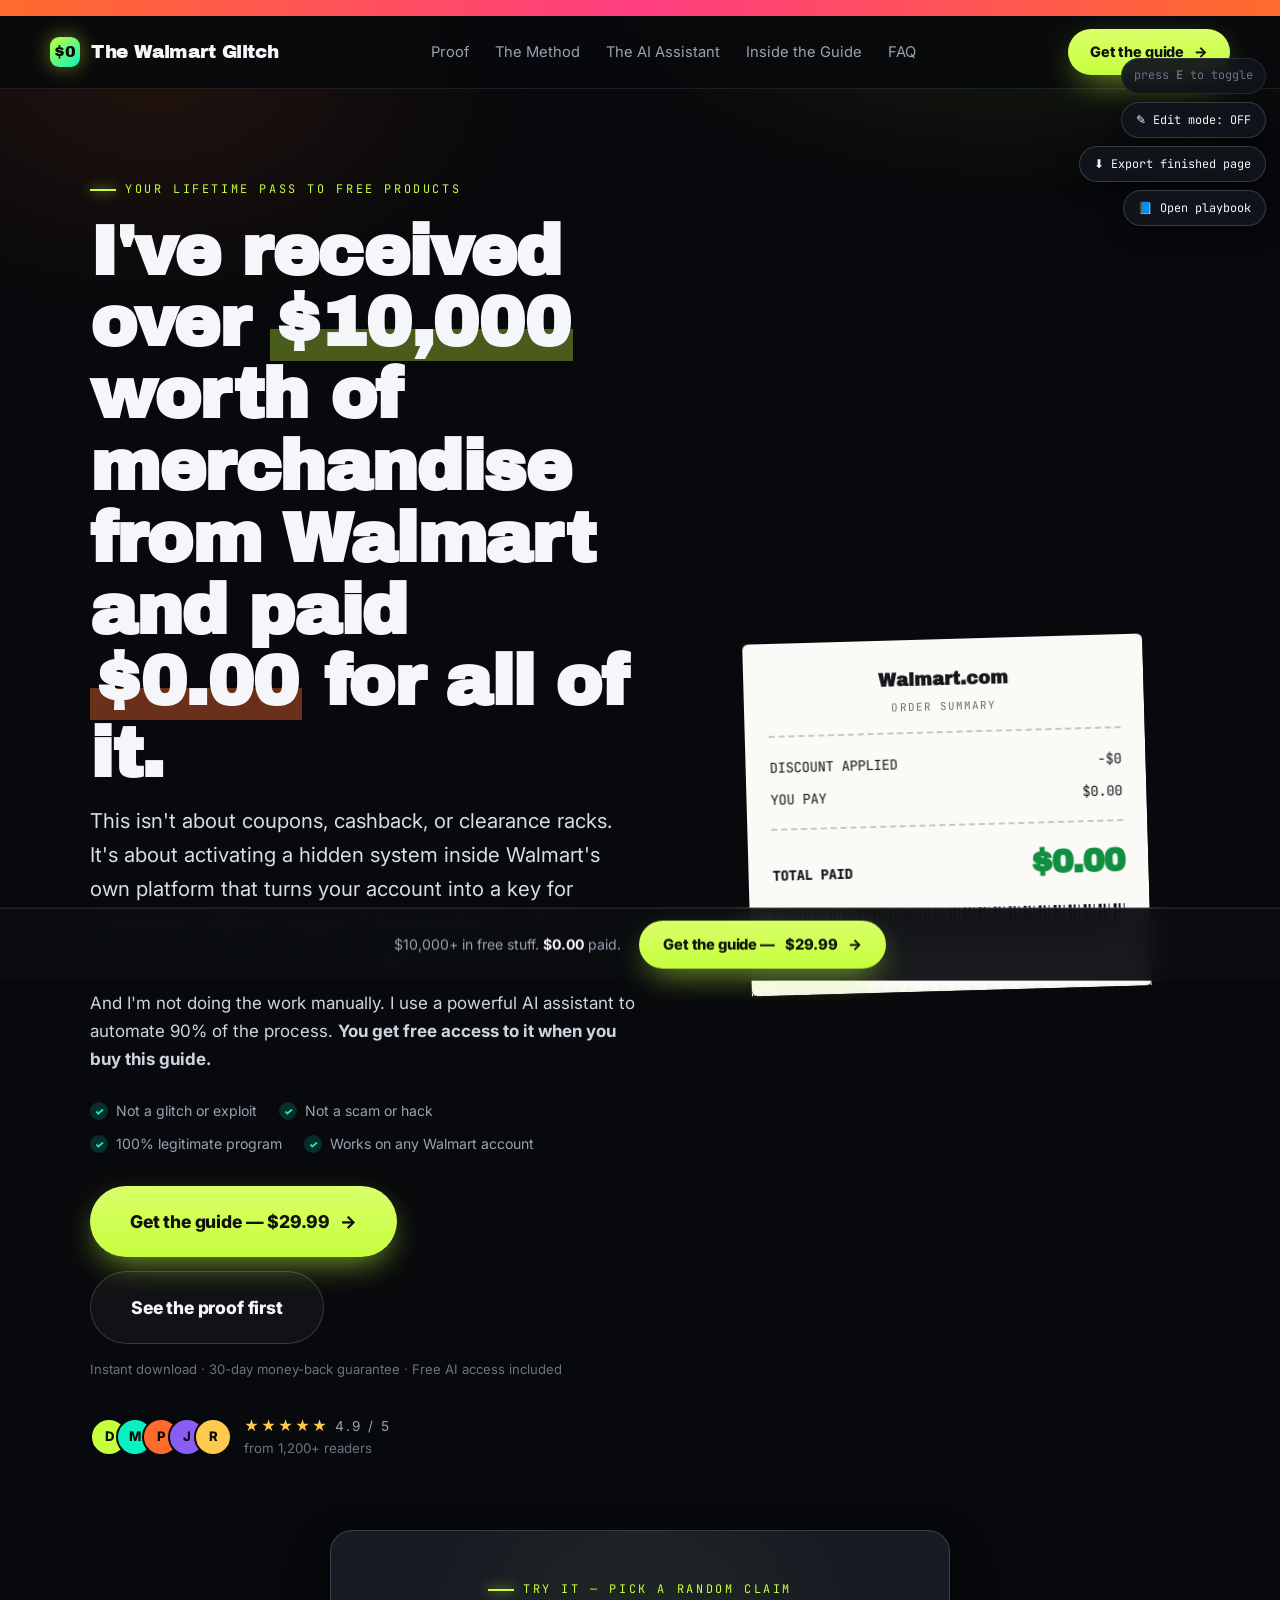
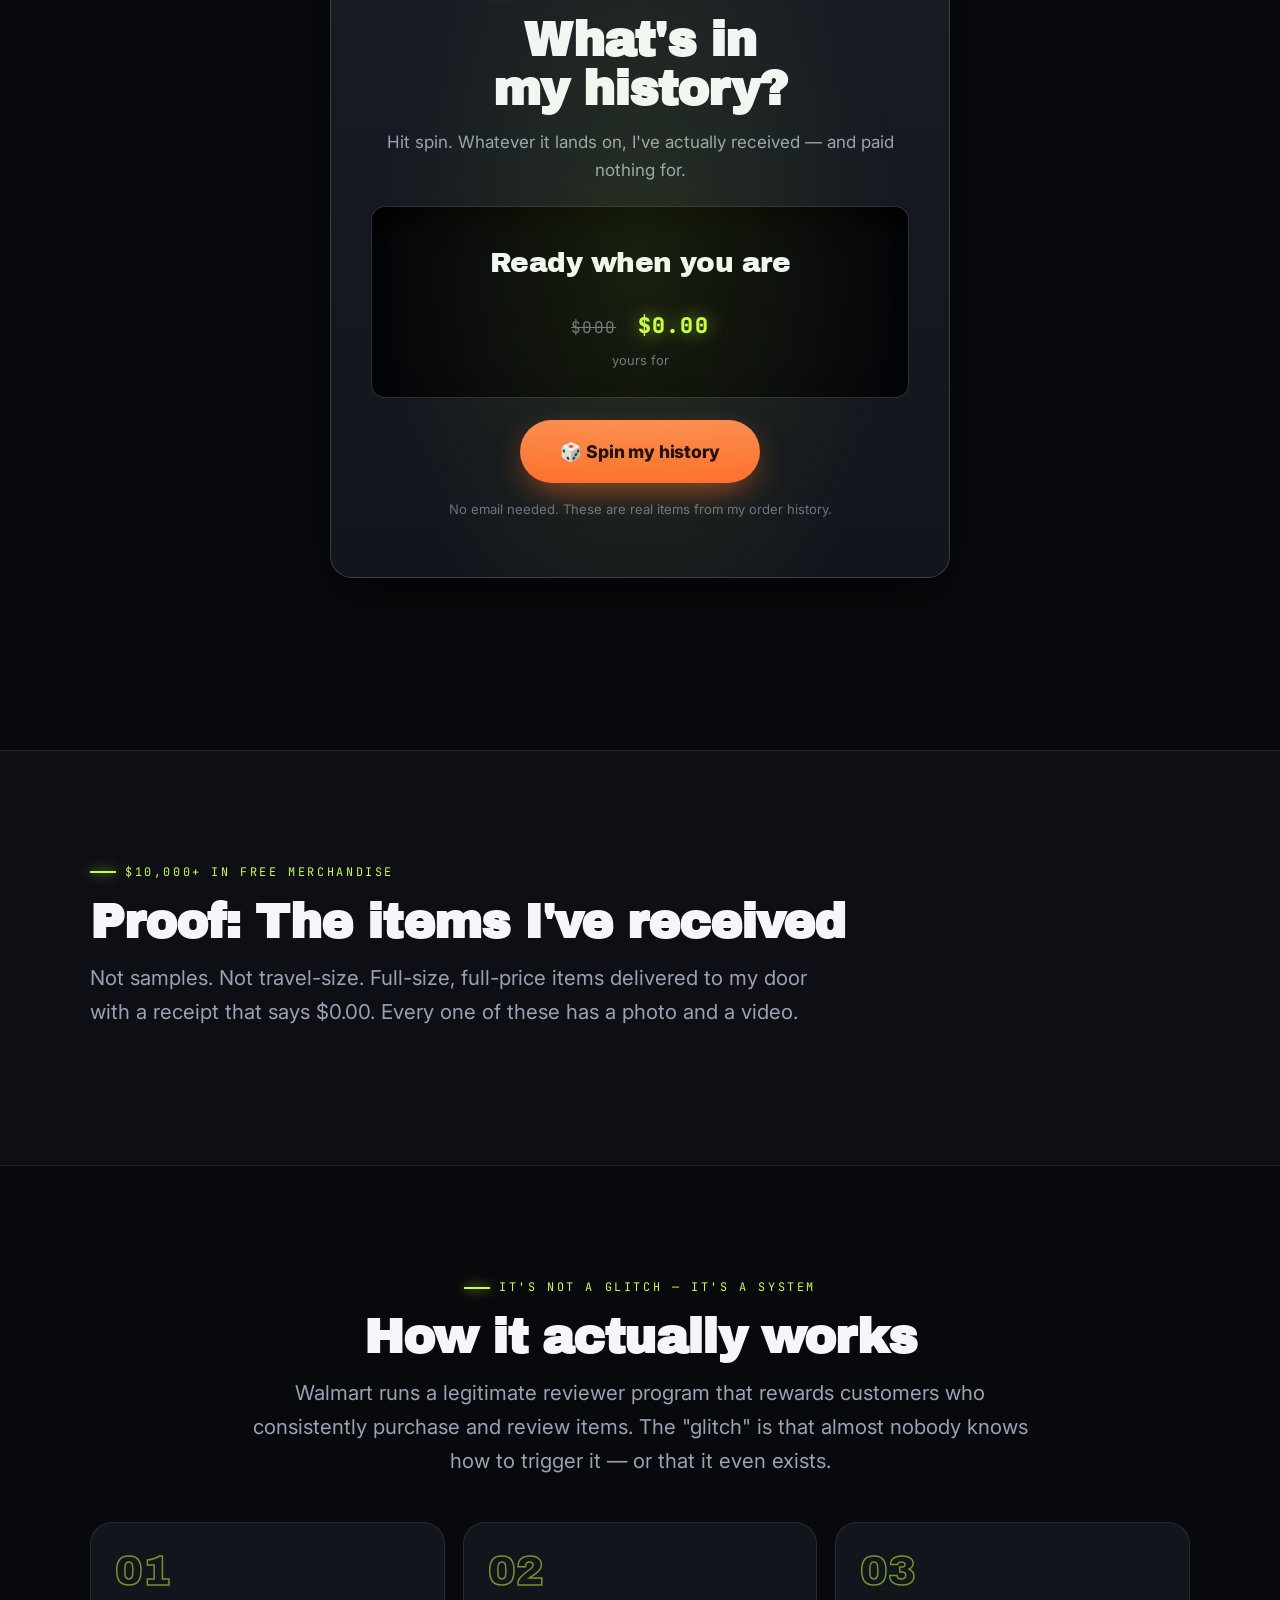
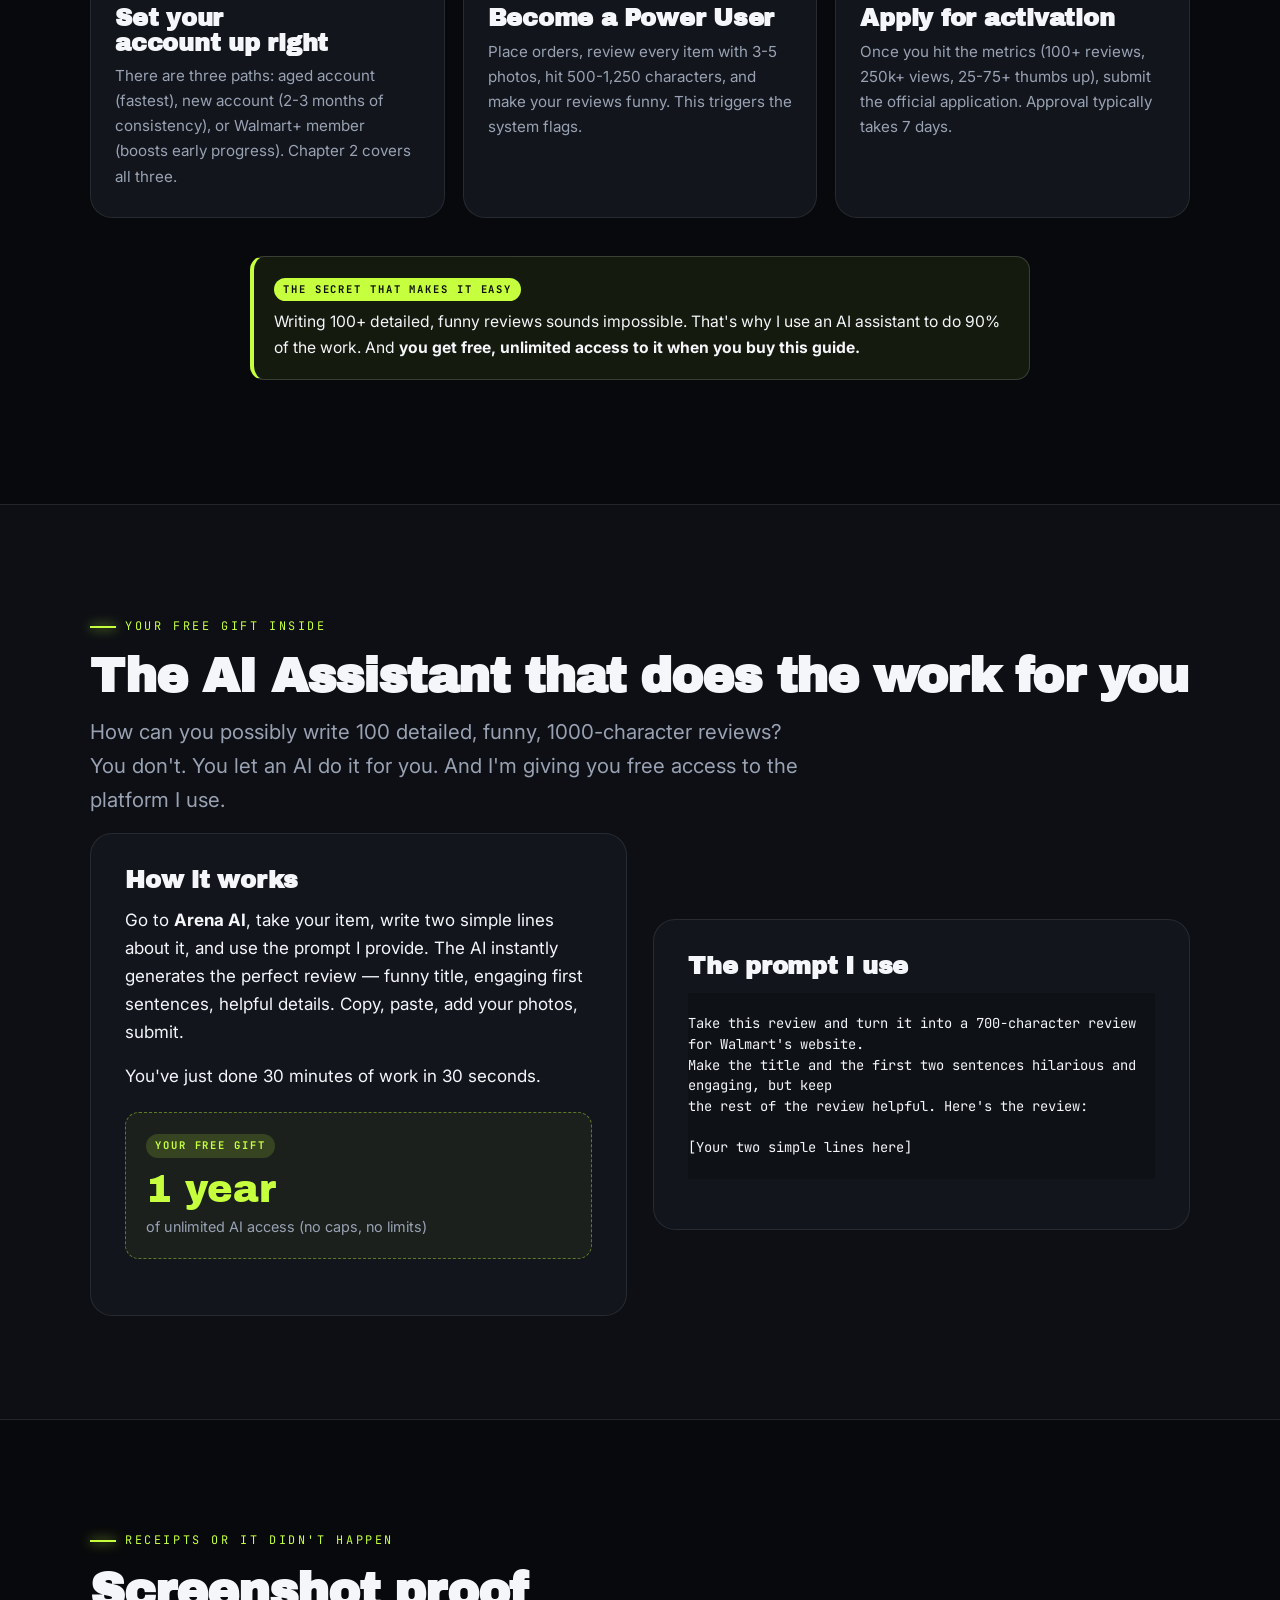
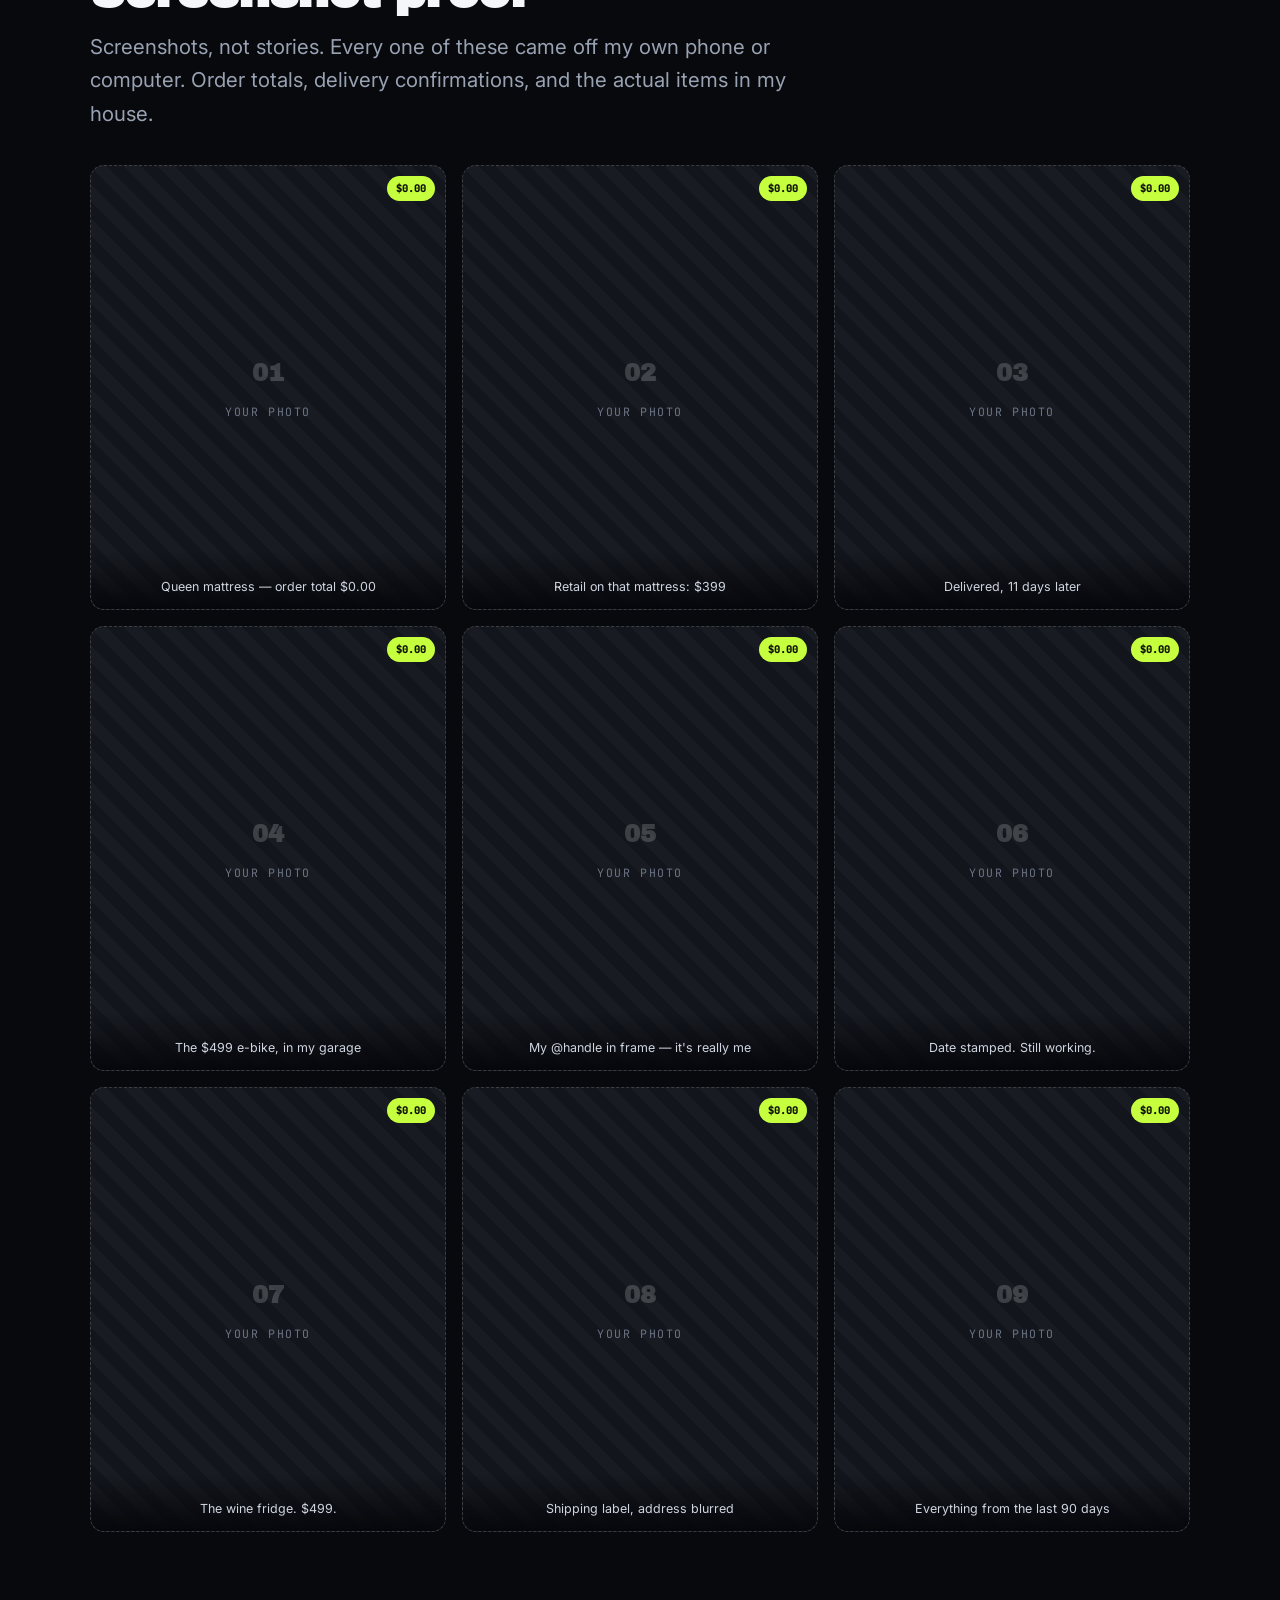
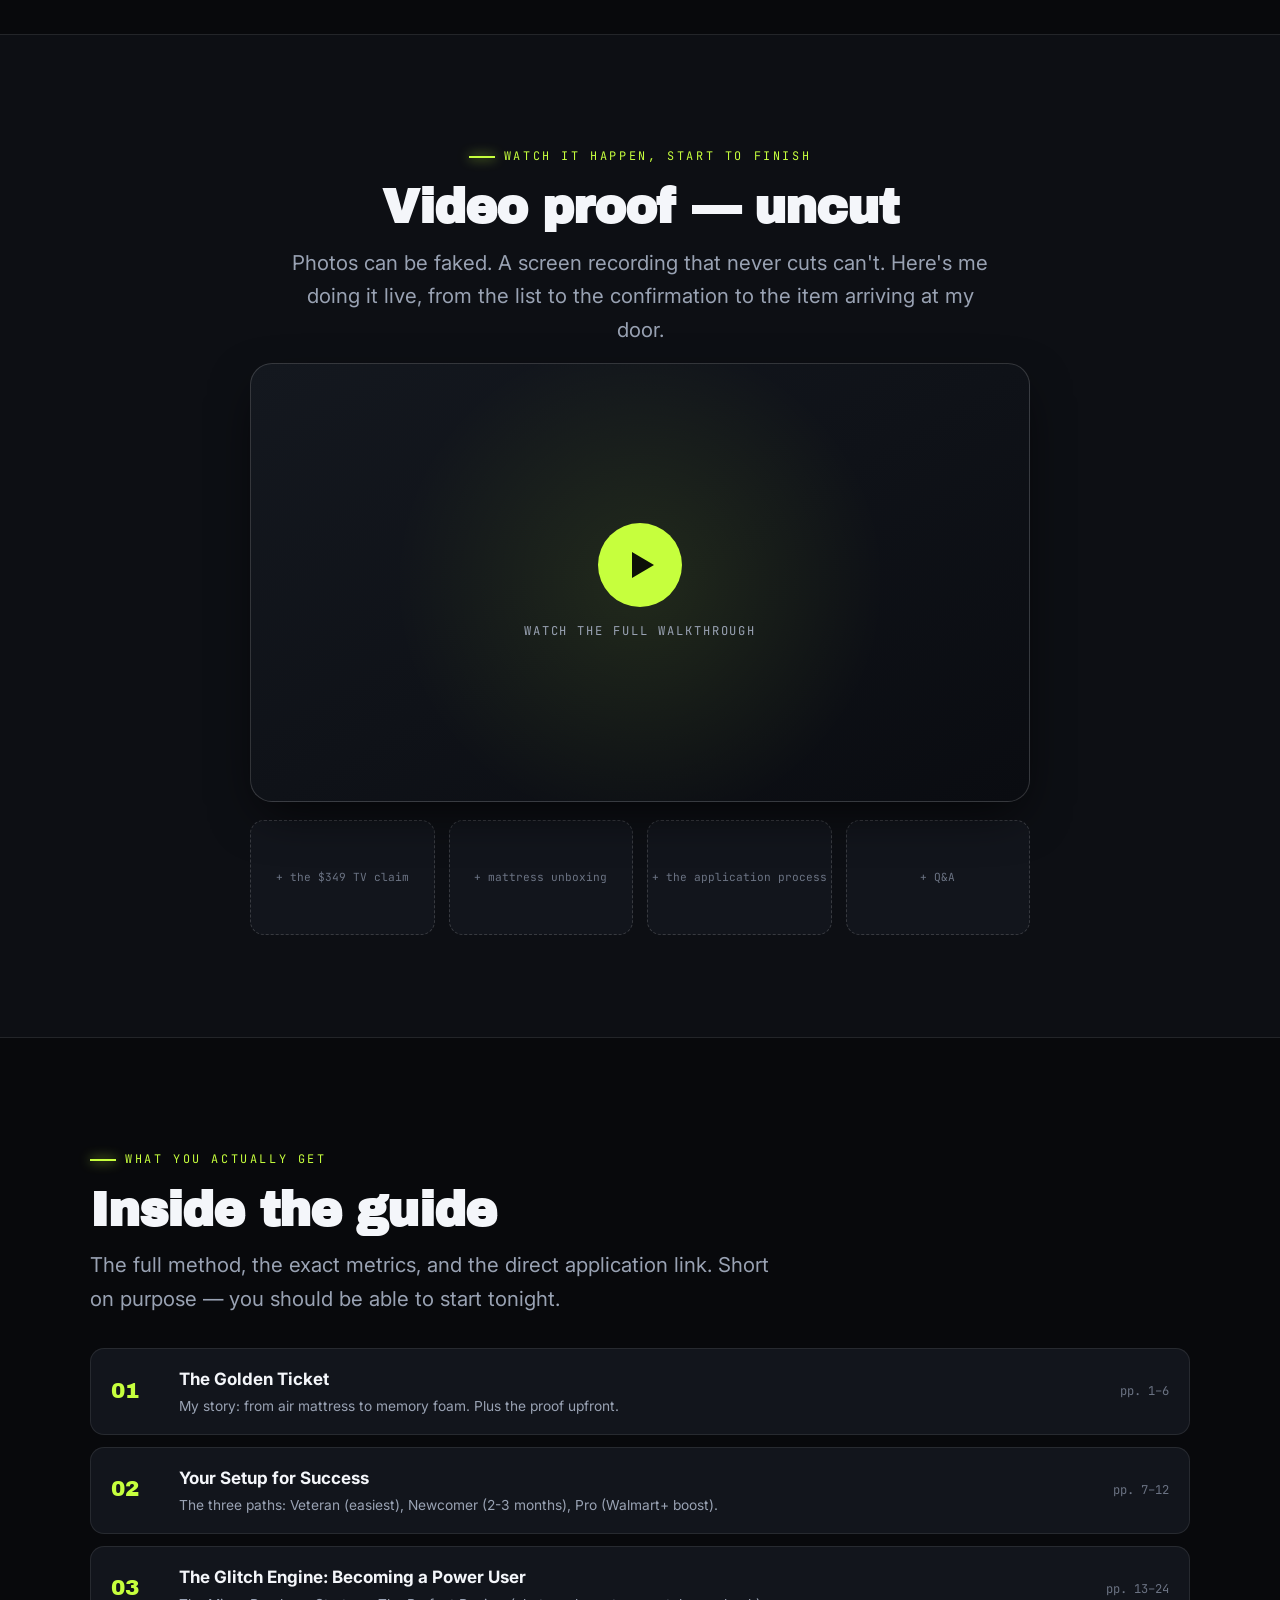
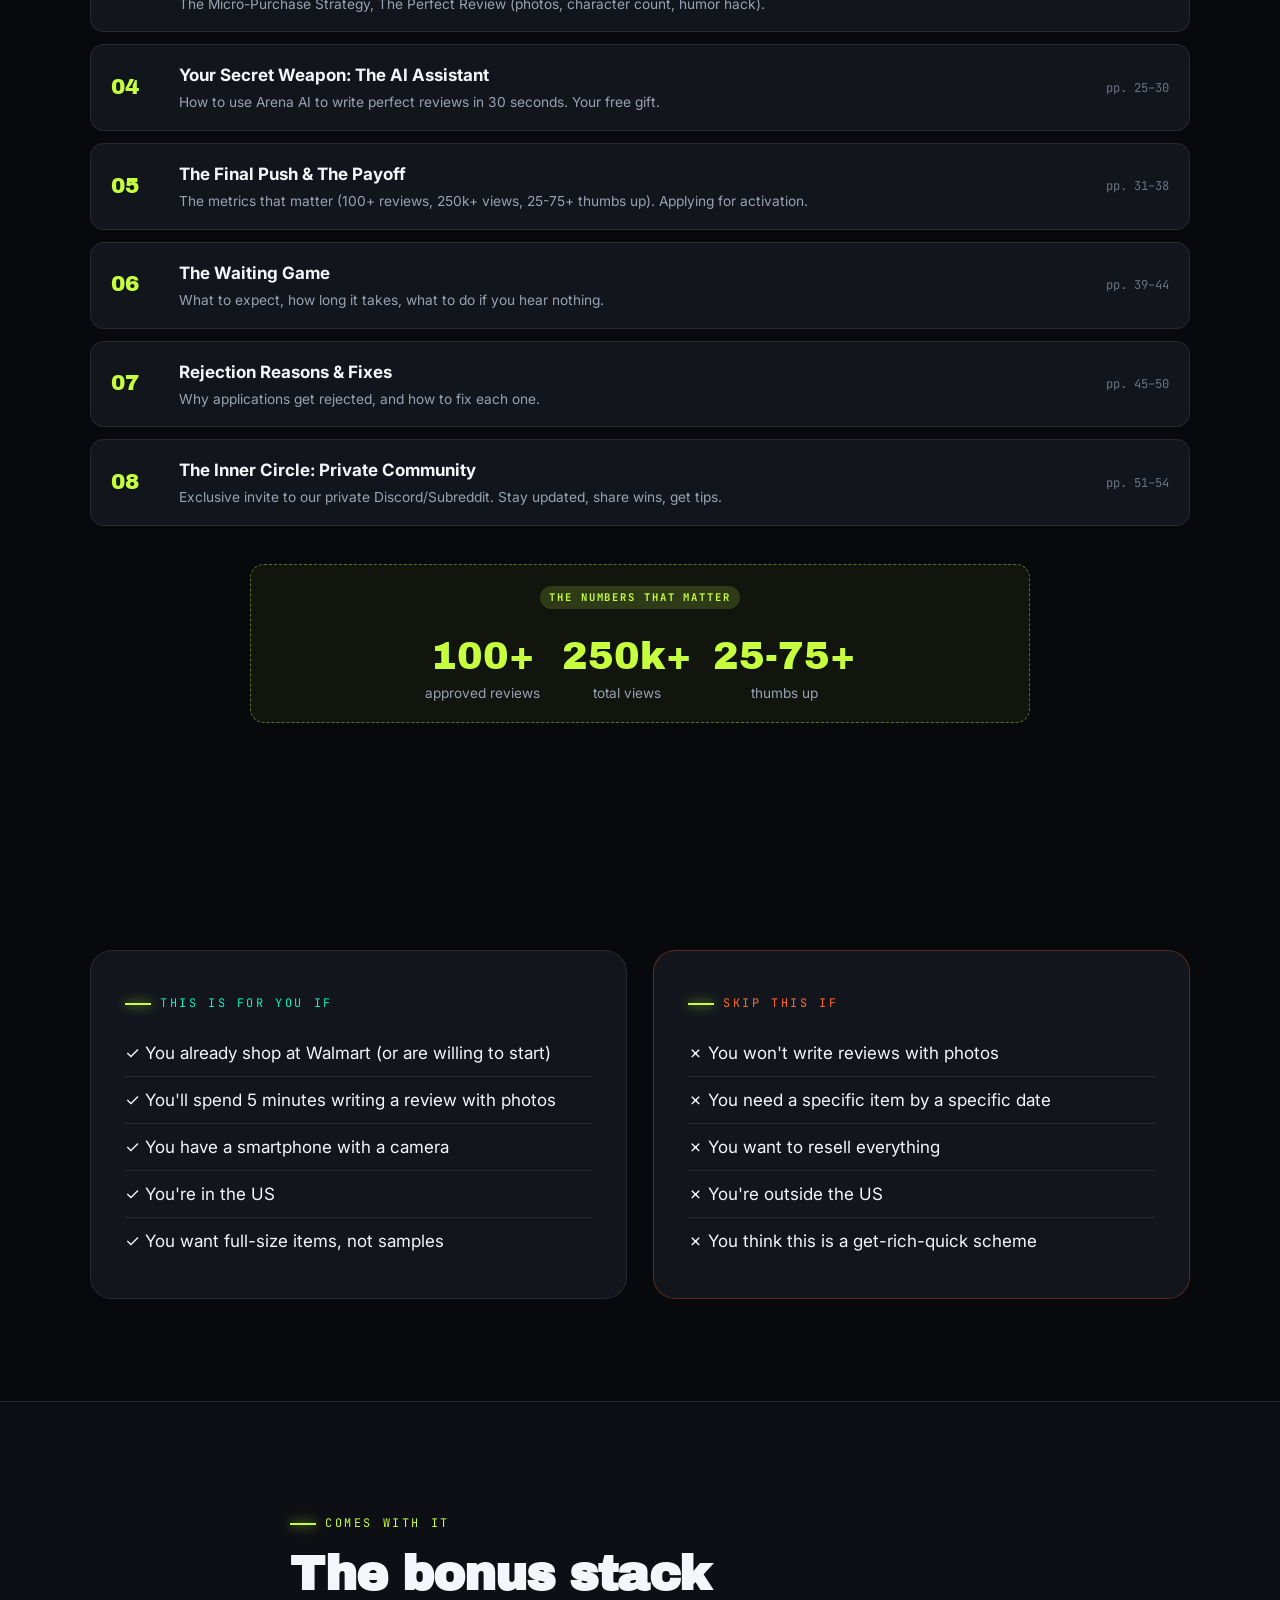
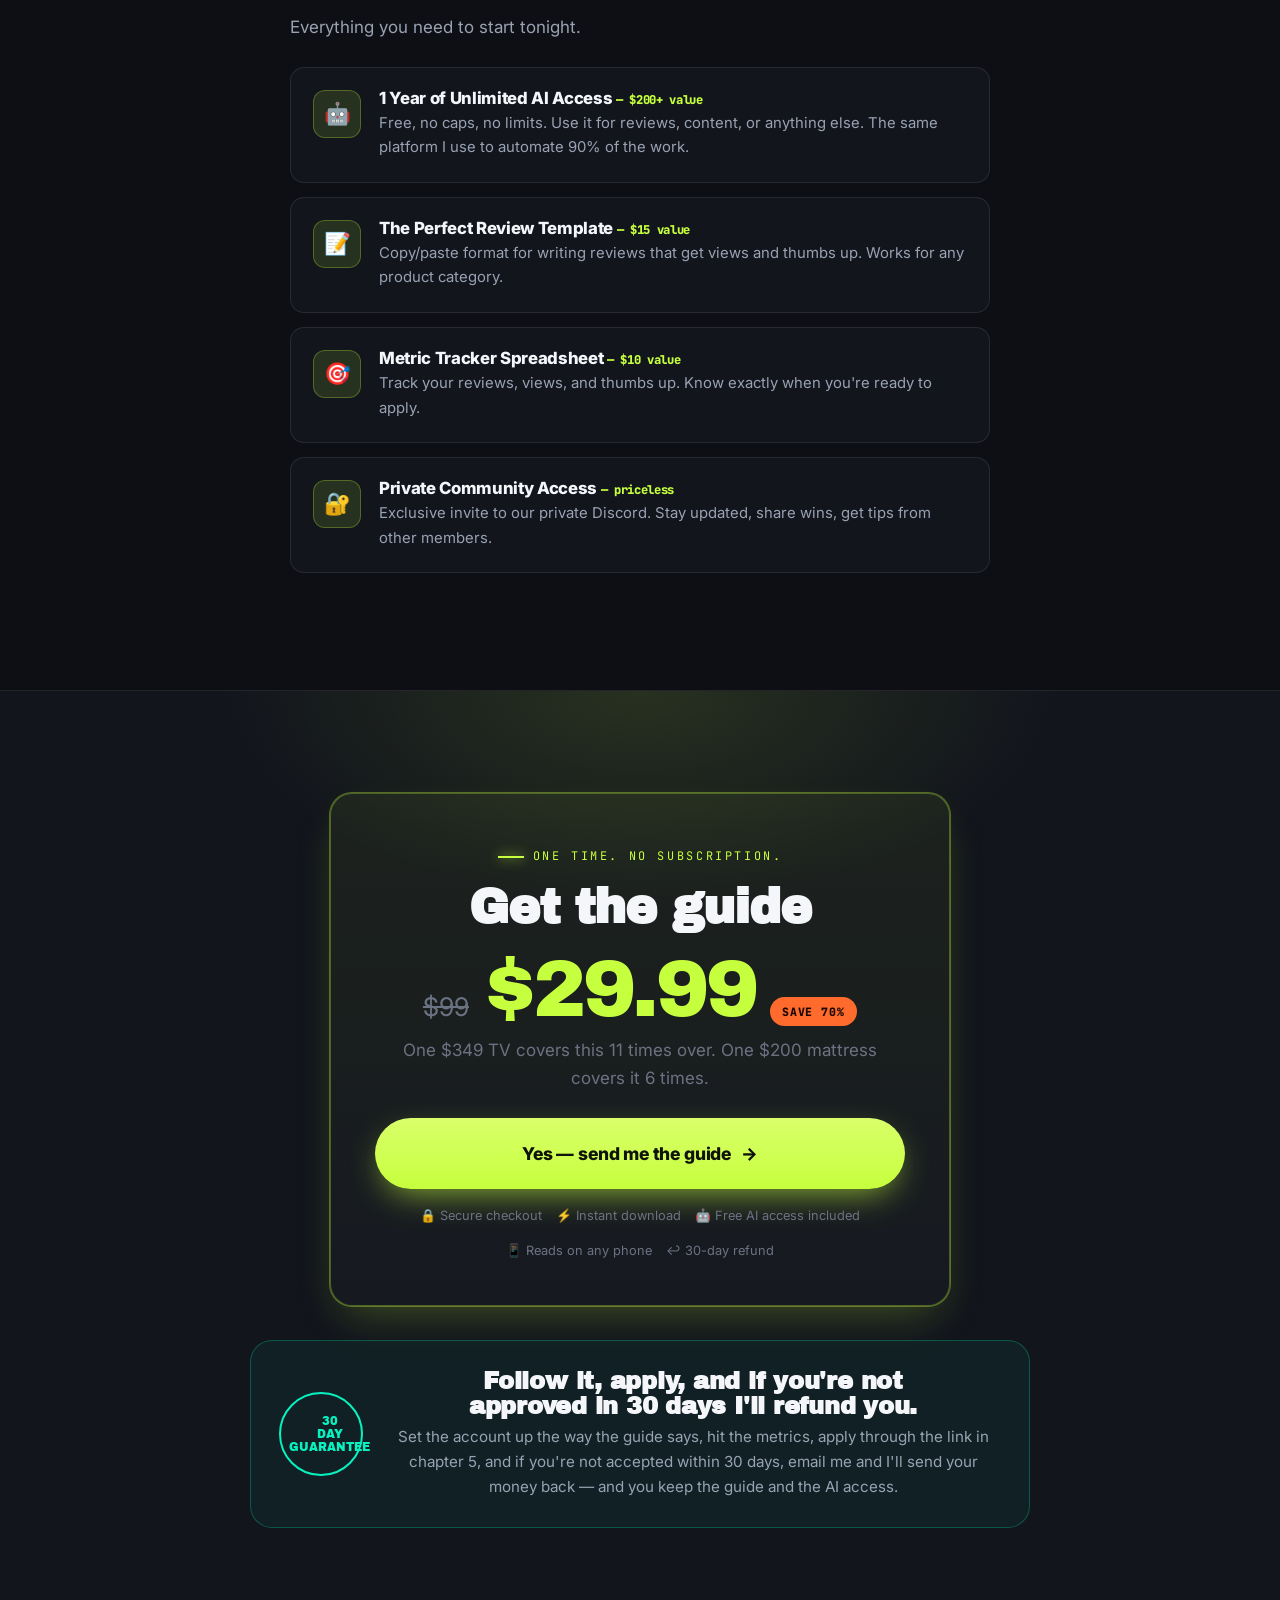
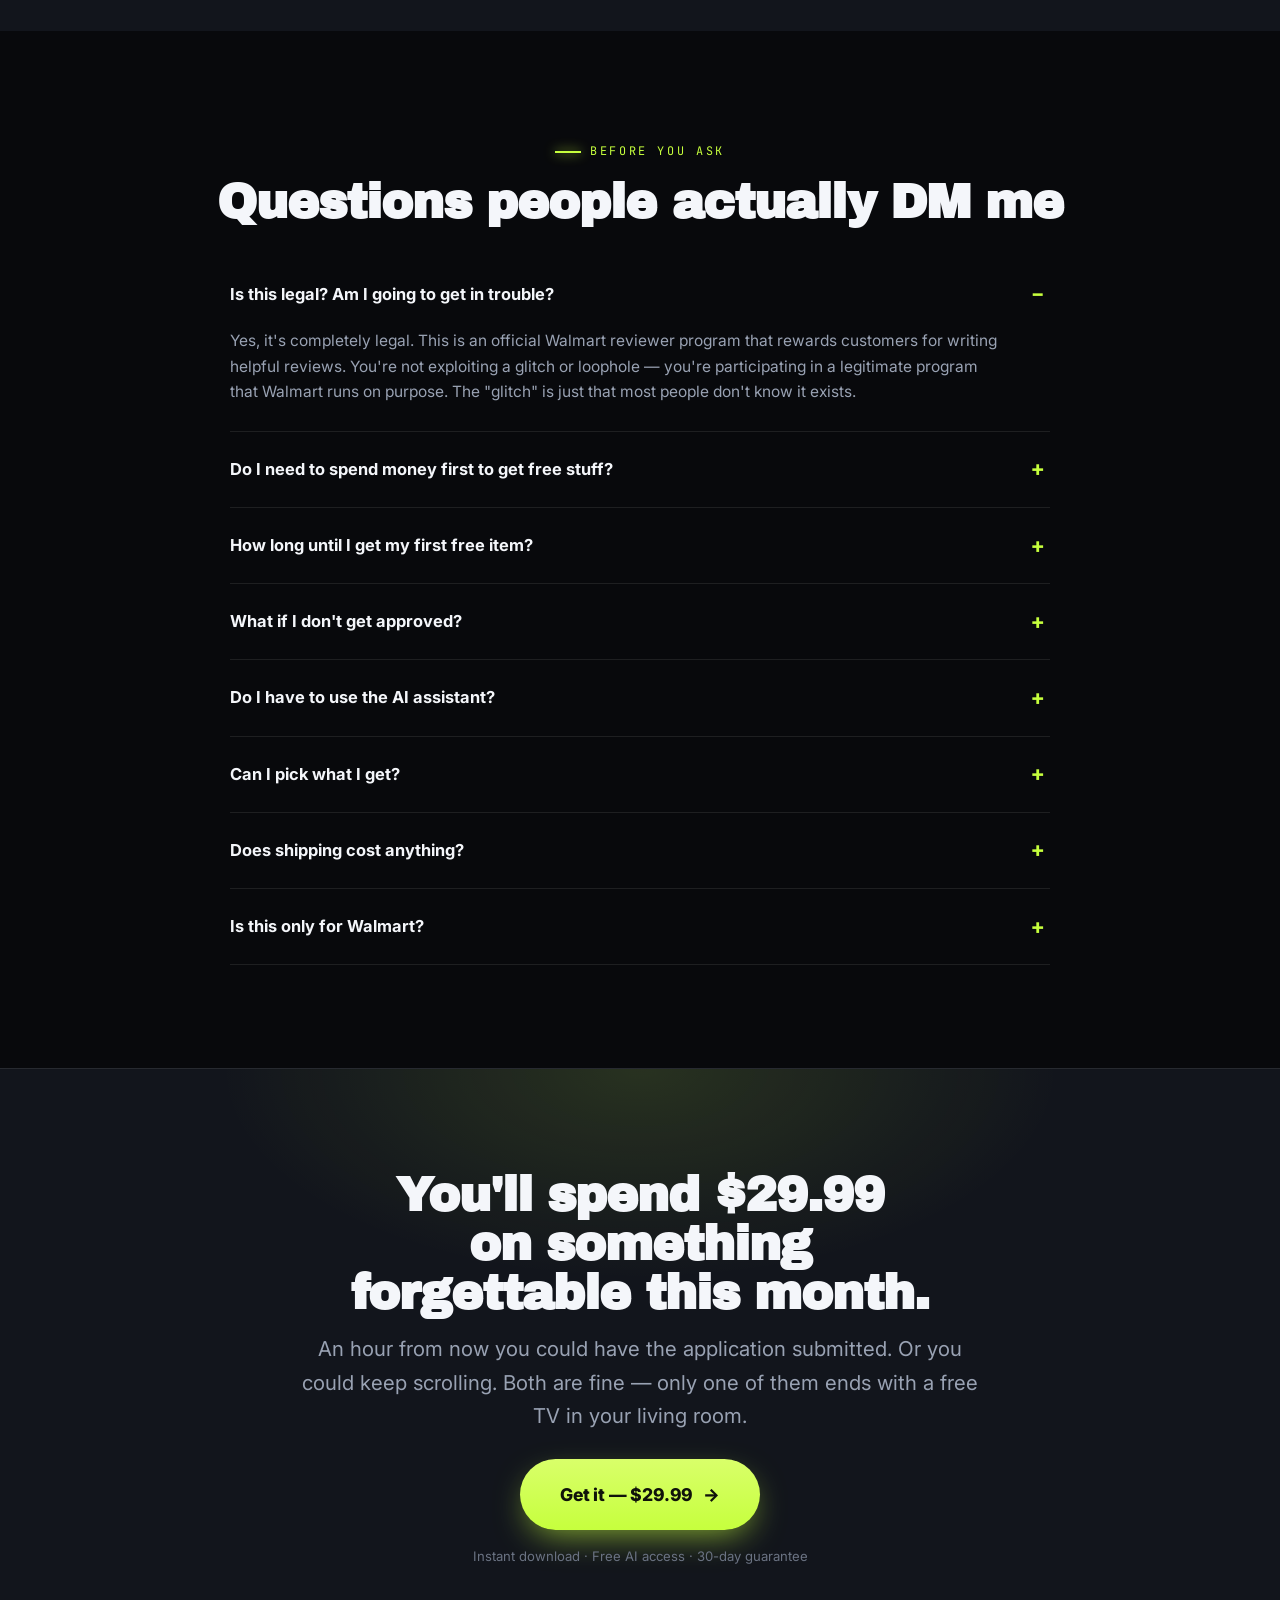
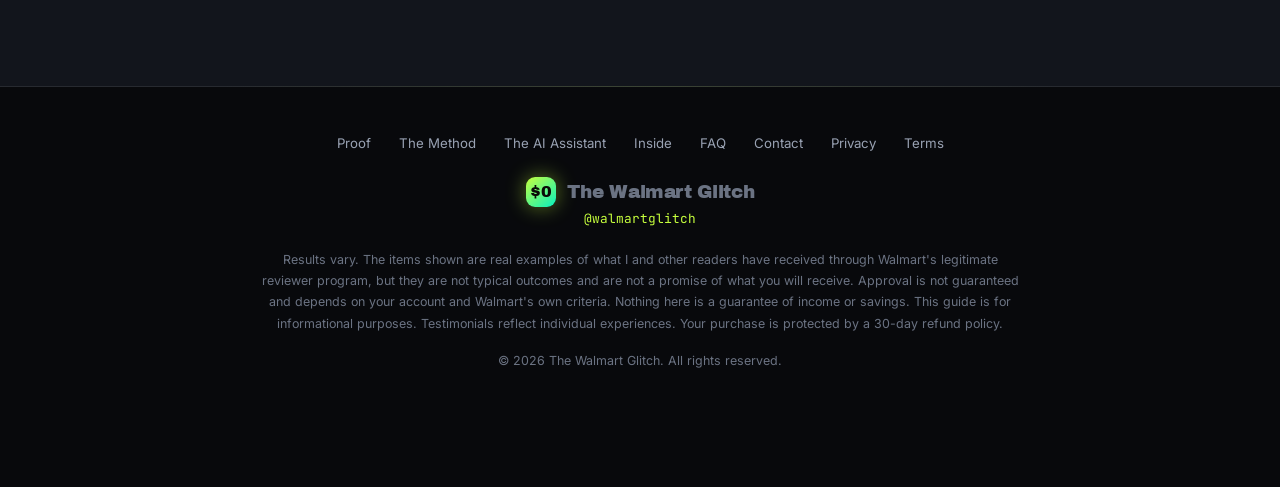
<file: index.html>
<!DOCTYPE html>
<html lang="en">
<head>
<meta charset="utf-8">
<meta name="viewport" content="width=device-width, initial-scale=1">
<title>The Walmart Glitch — Your lifetime pass to free products</title>
<meta name="description" content="A step-by-step guide to unlocking Walmart's hidden reviewer program. Get $10,000+ in free merchandise — mattresses, TVs, appliances — all for $0.00. Includes FREE unlimited AI access.">

<link rel="preconnect" href="https://fonts.googleapis.com">
<link rel="preconnect" href="https://fonts.gstatic.com" crossorigin>
<link href="https://fonts.googleapis.com/css2?family=Archivo+Black&family=Inter:wght@400;500;700;800;900&family=JetBrains+Mono:wght@400;700;800&display=swap" rel="stylesheet">
<link rel="stylesheet" href="styles.css">
</head>
<body>

<div id="progress"></div>

<!-- ============================================================ EDITOR BAR -->
<div id="editorbar" data-editor-only>
  <div class="kbd">press <b>E</b> to toggle</div>
  <button id="btnEdit">✎ Edit mode: OFF</button>
  <button id="btnExport">⬇ Export finished page</button>
  <button id="btnPlaybook">📘 Open playbook</button>
</div>

<!-- ================================================================ TICKER -->
<div class="announce">
  <div class="marq" id="marq"></div>
</div>

<!-- ==================================================================== NAV -->
<nav class="top">
  <div class="wrap nav-in">
    <div class="logo"><span class="dot" id="logoMark">$0</span> <span class="ed" id="brandNav">The Walmart Glitch</span></div>
    <div class="nav-links">
      <a href="#proof">Proof</a>
      <a href="#method">The Method</a>
      <a href="#ai">The AI Assistant</a>
      <a href="#inside">Inside the Guide</a>
      <a href="#faq">FAQ</a>
    </div>
    <a href="#buy" class="btn btn-acid" style="padding:11px 22px;font-size:.9rem">Get the guide <span class="arrow">→</span></a>
  </div>
</nav>

<!-- =================================================================== HERO -->
<section class="hero">
  <div class="wrap hero-grid">
    <div>
      <span class="eyebrow ed">Your lifetime pass to free products</span>

      <h1 class="ed">
        I've received over <span class="hl">$10,000</span> worth of merchandise from Walmart
        and paid <span class="hl-fire">$0.00</span> for all of it.
      </h1>

      <p class="lead ed">
        This isn't about coupons, cashback, or clearance racks. It's about activating a hidden
        system inside Walmart's own platform that turns your account into a key for unlocking
        a lifetime supply of free products — from mattresses to TVs to kitchen appliances.
      </p>

      <p class="ed" style="color:#cfd5e0">
        And I'm not doing the work manually. I use a powerful AI assistant to automate 90% of
        the process. <strong>You get free access to it when you buy this guide.</strong>
      </p>

      <!-- EDITOR HELP -->
      <div class="help" data-editor-only>
        <b class="tag">Say this here</b>
        Open with <b>your biggest, most impressive number</b>. "$10,000" beats "thousands" every time.
        Then immediately state the method: <b>"hidden system inside Walmart's platform."</b>
        <br><br>
        The second paragraph is your <b>AI hook</b> — this is what separates you from every other
        "free stuff" guide. The AI assistant is your unique selling proposition.
        <br><br>
        <b>Fill-in template:</b>
        <code>I've received over $[X] worth of merchandise from [Retailer] and paid $0.00
        for all of it.
        
        This isn't about coupons or cashback. It's about activating a hidden system
        inside [Retailer]'s platform.
        
        And I'm not doing it manually. I use a powerful AI assistant to automate 90%
        of the process. You get free access to it when you buy this guide.</code>
      </div>

      <div class="trust-row">
        <span><i class="tick">✓</i> Not a glitch or exploit</span>
        <span><i class="tick">✓</i> Not a scam or hack</span>
        <span><i class="tick">✓</i> 100% legitimate program</span>
        <span><i class="tick">✓</i> Works on any Walmart account</span>
      </div>

      <div class="cta-row">
        <a href="#buy" class="btn btn-acid btn-lg pulse ed">Get the guide — $29.99 <span class="arrow">→</span></a>
        <a href="#proof" class="btn btn-ghost btn-lg">See the proof first</a>
      </div>
      <p class="under-cta ed">Instant download · 30-day money-back guarantee · Free AI access included</p>

      <div class="proof-strip">
        <div class="stack">
          <i style="background:#c6ff3d">D</i><i style="background:#07f2c0">M</i><i style="background:#ff6b2c">P</i><i style="background:#8b5cf6">J</i><i style="background:#ffc94d">R</i>
        </div>
        <div>
          <div class="stars">★★★★★ <span class="muted" style="font-size:.85rem">4.9 / 5</span></div>
          <div class="dim" style="font-size:.83rem"><span class="ed">from 1,200+ readers</span></div>
        </div>
      </div>
    </div>

    <!-- the receipt -->
    <div>
      <div class="receipt print-in" id="receipt">
        <div class="receipt-head">
          <b class="ed">Walmart.com</b>
          <span>ORDER SUMMARY</span>
        </div>
        <div id="receiptLines"></div>
        <div class="rtotal">
          <span>TOTAL PAID</span>
          <span class="big">$0.00</span>
        </div>
        <div class="barcode"></div>
        <div class="receipt-foot ed">THANK YOU · ORDER #WAL-XXXXXX</div>
      </div>

      <!-- EDITOR HELP -->
      <div class="help" data-editor-only style="max-width:400px;margin:26px auto 0">
        <b class="tag">Photo proof goes here</b>
        This is your <b>hero proof</b> — the single screenshot that does the most convincing.
        Screenshot your real Walmart order summary showing multiple items with <b>$0.00</b> total.
        <br><br>
        <b>Pro tip:</b> Blur the order number but keep "Walmart.com" visible.
        <br><br>
        To swap it in: press <b>E</b>, then click this box and pick your image file.
      </div>
    </div>
  </div>
</section>

<!-- ======================================================= THE DROP SLOT -->
<section style="padding-top:0">
  <div class="wrap">
    <div class="slot">
      <span class="eyebrow ed">Try it — pick a random claim</span>
      <h2 class="ed">What's in my history?</h2>
      <p class="muted ed">Hit spin. Whatever it lands on, I've actually received — and paid nothing for.</p>

      <div class="slot-window">
        <div class="slot-item" id="slotItem">Ready when you are</div>
        <div class="slot-price">
          <span class="was" id="slotWas">$000</span>
          <span class="now" id="slotNow">$0.00</span>
        </div>
        <div class="slot-note ed">yours for</div>
      </div>

      <button class="btn btn-fire btn-lg" id="slotBtn">🎲 Spin my history</button>

      <p class="dim" style="font-size:.82rem;margin-top:16px">
        <span class="ed">No email needed. These are real items from my order history.</span>
      </p>
    </div>

    <!-- EDITOR HELP -->
    <div class="help" data-editor-only style="max-width:620px;margin:20px auto 0">
      <b class="tag">Why this is here</b>
      This is your <b>attention trap</b>. Replace the list in <code>site.config.js → drops</code>
      with real items you've received. Lead with the most impressive ones.
    </div>
  </div>
</section>

<!-- ============================================================ STAT BAND -->
<section style="padding:0 0 clamp(40px,6vw,70px)">
  <div class="wrap">
    <div class="grid-3" id="statBand"></div>
  </div>
</section>

<!-- ===================================================== PROOF SECTION -->
<section id="proof" style="background:var(--bg-2);border-top:1px solid var(--line);border-bottom:1px solid var(--line)">
  <div class="wrap">
    <span class="eyebrow ed">$10,000+ in free merchandise</span>
    <h2 class="ed">Proof: The items I've received</h2>
    <p class="lead muted ed" style="max-width:720px">
      Not samples. Not travel-size. Full-size, full-price items delivered to my door with a
      receipt that says $0.00. Every one of these has a photo and a video.
    </p>

    <div class="wall" id="wallGrid"></div>

    <!-- EDITOR HELP -->
    <div class="help" data-editor-only>
      <b class="tag">Photo proof goes here</b>
      This wall is <b>the most important section on the page</b>. Put your six biggest, most
      visually impressive items here — the ones where a stranger thinks "no way that was free."
      <br><br>
      <b>How to shoot each one:</b><br>
      • Shoot it <b>in your home</b>, not in a studio. Background clutter = authenticity.<br>
      • Include something for scale — a door frame, your hand, a floor lamp.<br>
      • Get the <b>brand name and retail price</b> in a second shot, side by side.<br>
      • Film a slow pan, 5–8 seconds, ending on the item.<br>
      • Put your <b>@handle</b> in the corner of the frame — small, bottom left.<br>
      • Show the <b>Walmart shipping label or box</b> if you still have it, address blurred.<br><br>
      Click any tile to drop in your photo.
    </div>
  </div>
</section>

<!-- ========================================================= THE METHOD -->
<section id="method">
  <div class="wrap">
    <div class="center narrow" style="margin-inline:auto">
      <span class="eyebrow ed">It's not a glitch — it's a system</span>
      <h2 class="ed">How it actually works</h2>
      <p class="lead muted ed">
        Walmart runs a legitimate reviewer program that rewards customers who consistently
        purchase and review items. The "glitch" is that almost nobody knows how to trigger it —
        or that it even exists.
      </p>
    </div>

    <div class="steps">
      <div class="step">
        <div class="num">01</div>
        <h3 class="ed">Set your account up right</h3>
        <p class="ed">There are three paths: aged account (fastest), new account (2-3 months of
        consistency), or Walmart+ member (boosts early progress). Chapter 2 covers all three.</p>
      </div>
      <div class="step">
        <div class="num">02</div>
        <h3 class="ed">Become a Power User</h3>
        <p class="ed">Place orders, review every item with 3-5 photos, hit 500-1,250 characters,
        and make your reviews funny. This triggers the system flags.</p>
      </div>
      <div class="step">
        <div class="num">03</div>
        <h3 class="ed">Apply for activation</h3>
        <p class="ed">Once you hit the metrics (100+ reviews, 250k+ views, 25-75+ thumbs up),
        submit the official application. Approval typically takes 7 days.</p>
      </div>
    </div>

    <!-- EDITOR HELP -->
    <div class="help" data-editor-only>
      <b class="tag">Say this here</b>
      The 3-step block should make them think <b>"oh — it's a real program, not a hack."</b>
      That reframe is the whole sale. Deliberately do NOT explain the actual steps here —
      curiosity sells the guide.
    </div>

    <div class="narrow" style="margin:38px auto 0">
      <div class="callout co-hook">
        <span class="co-label">The secret that makes it easy</span>
        <p style="margin:0" class="ed">
          Writing 100+ detailed, funny reviews sounds impossible. That's why I use an AI assistant
          to do 90% of the work. And <strong>you get free, unlimited access to it when you buy
          this guide.</strong>
        </p>
      </div>
    </div>
  </div>
</section>

<!-- ====================================================== THE AI ASSISTANT -->
<section id="ai" style="background:var(--bg-2);border-top:1px solid var(--line);border-bottom:1px solid var(--line)">
  <div class="wrap">
    <span class="eyebrow ed">Your free gift inside</span>
    <h2 class="ed">The AI Assistant that does the work for you</h2>
    <p class="lead muted ed" style="max-width:720px">
      How can you possibly write 100 detailed, funny, 1000-character reviews? You don't.
      You let an AI do it for you. And I'm giving you free access to the platform I use.
    </p>

    <div class="grid-2" style="gap:26px;align-items:center">
      <div class="panel">
        <h3 class="ed">How it works</h3>
        <p class="ed">Go to <strong>Arena AI</strong>, take your item, write two simple lines about it, and
        use the prompt I provide. The AI instantly generates the perfect review — funny title,
        engaging first sentences, helpful details. Copy, paste, add your photos, submit.</p>
        <p class="ed">You've just done 30 minutes of work in 30 seconds.</p>
        
        <div class="callout co-stat" style="margin-top:22px;text-align:left">
          <span class="co-label">Your free gift</span>
          <span class="n">1 year</span>
          <span style="color:var(--muted);font-size:.9rem">of unlimited AI access (no caps, no limits)</span>
        </div>
      </div>
      
      <div class="panel">
        <h3 class="ed">The prompt I use</h3>
        <div class="copyblock" style="background:rgba(0,0,0,.2);border-color:rgba(255,255,255,.1);margin:14px 0 0">
          <p class="mono" style="font-size:.86rem;line-height:1.5;white-space:pre-wrap" id="aiPrompt">
Take this review and turn it into a 700-character review for Walmart's website.
Make the title and the first two sentences hilarious and engaging, but keep
the rest of the review helpful. Here's the review:

[Your two simple lines here]
          </p>
        </div>
        
        <!-- EDITOR HELP -->
        <div class="help" data-editor-only style="margin-top:14px">
          <b class="tag">Edit this</b>
          Put your actual AI prompt here. This is what people are buying access to.
        </div>
      </div>
    </div>

    <!-- EDITOR HELP -->
    <div class="help" data-editor-only style="max-width:820px;margin:24px auto 0">
      <b class="tag">Say this here</b>
      This section is your <b>unique selling proposition</b>. Nobody else is offering AI access
      as a bonus. Lean into it: <b>"free, unlimited, no caps, no limits."</b>
      <br><br>
      The prompt box is a visual that makes it feel concrete. Put your real prompt in there.
      If you want to name the platform, do it — if you want to keep it generic, say
      <b>"a powerful AI platform."</b>
    </div>
  </div>
</section>

<!-- ========================================================= PHOTO PROOF -->
<section id="photos">
  <div class="wrap">
    <span class="eyebrow ed">Receipts or it didn't happen</span>
    <h2 class="ed">Screenshot proof</h2>
    <p class="lead muted ed" style="max-width:720px">
      Screenshots, not stories. Every one of these came off my own phone or computer.
      Order totals, delivery confirmations, and the actual items in my house.
    </p>

    <!-- EDITOR HELP -->
    <div class="help" data-editor-only>
      <b class="tag">Photo proof goes here</b>
      Drop in <b>6–9 real screenshots</b>. Blur your address, full name, and any personal info.
      Keep the item name, the price, and the <b>$0.00</b> visible.
      <br><br>
      <b>Shot list:</b><br>
      1. Order screen showing a big-ticket item with <code>$0.00</code><br>
      2. That item's real retail price on Walmart.com<br>
      3. Delivery confirmation / tracking, dated<br>
      4. The item physically in your home, out of the box<br>
      5. Your <b>@handle</b> visible in frame on a real screen<br>
      6. Several big items side by side<br>
      7. A date-stamped recent one<br>
      8. Shipping label / box, address blurred<br>
      9. The "Congratulations" email (censor personal details)<br><br>
      Click any tile to drop in your photo.
    </div>

    <div class="shots" id="shotGrid"></div>
  </div>
</section>

<!-- ========================================================= VIDEO PROOF -->
<section id="video" style="background:var(--bg-2);border-top:1px solid var(--line);border-bottom:1px solid var(--line)">
  <div class="wrap">
    <div class="center">
      <span class="eyebrow ed">Watch it happen, start to finish</span>
      <h2 class="ed">Video proof — uncut</h2>
      <p class="lead muted ed" style="max-width:700px;margin-inline:auto">
        Photos can be faked. A screen recording that never cuts can't. Here's me doing it
        live, from the list to the confirmation to the item arriving at my door.
      </p>
    </div>

    <!-- EDITOR HELP -->
    <div class="help" data-editor-only>
      <b class="tag">Video proof goes here</b>
      <b>The hero video (90–150 seconds, minimal cuts):</b><br>
      0:00 — Hold the phone up. Say today's date out loud. Say your @handle.<br>
      0:10 — Open Walmart.com. Scroll slowly past big-ticket items. Let them read prices.<br>
      0:30 — Say one price out loud: "That's a $349 4K TV. Zero dollars."<br>
      0:45 — Claim one on camera. <b>Do not cut during the claim.</b><br>
      1:00 — Land on the confirmation. Zoom into the total: <b>$0.00</b>.<br>
      1:15 — Hard cut to the item in your house (different day, say so).<br>
      1:30 — "That's it. That's the whole thing. The hard part was the setup."<br><br>
      <b>Non-negotiables:</b> no cuts during the claim, no music over the total, say the date,
      keep your @handle in the corner, leave the boring parts in.
      <br><br>
      To add: paste a YouTube / Vimeo / direct <code>.mp4</code> URL into
      <code>site.config.js → videoUrl</code>, or press <b>E</b> and click the frame.
    </div>

    <div class="narrow" style="margin-inline:auto">
      <div class="vid" id="vidFrame">
        <div class="play" id="vidPlay">
          <div class="circle"></div>
          <div class="lbl ed">watch the full walkthrough</div>
        </div>
      </div>

      <div class="vid-strip">
        <div class="mini">+ the $349 TV claim</div>
        <div class="mini">+ mattress unboxing</div>
        <div class="mini">+ the application process</div>
        <div class="mini">+ Q&A</div>
      </div>
    </div>
  </div>
</section>

<!-- ============================================================== INSIDE -->
<section id="inside">
  <div class="wrap">
    <span class="eyebrow ed">What you actually get</span>
    <h2 class="ed">Inside the guide</h2>
    <p class="lead muted ed" style="max-width:700px">
      The full method, the exact metrics, and the direct application link. Short on purpose —
      you should be able to start tonight.
    </p>

    <div class="toc">
      <div class="toc-item">
        <div class="n">01</div>
        <div class="t ed">The Golden Ticket<span>My story: from air mattress to memory foam. Plus the proof upfront.</span></div>
        <div class="pg">pp. 1–6</div>
      </div>
      <div class="toc-item">
        <div class="n">02</div>
        <div class="t ed">Your Setup for Success<span>The three paths: Veteran (easiest), Newcomer (2-3 months), Pro (Walmart+ boost).</span></div>
        <div class="pg">pp. 7–12</div>
      </div>
      <div class="toc-item">
        <div class="n">03</div>
        <div class="t ed">The Glitch Engine: Becoming a Power User<span>The Micro-Purchase Strategy, The Perfect Review (photos, character count, humor hack).</span></div>
        <div class="pg">pp. 13–24</div>
      </div>
      <div class="toc-item">
        <div class="n">04</div>
        <div class="t ed">Your Secret Weapon: The AI Assistant<span>How to use Arena AI to write perfect reviews in 30 seconds. Your free gift.</span></div>
        <div class="pg">pp. 25–30</div>
      </div>
      <div class="toc-item">
        <div class="n">05</div>
        <div class="t ed">The Final Push & The Payoff<span>The metrics that matter (100+ reviews, 250k+ views, 25-75+ thumbs up). Applying for activation.</span></div>
        <div class="pg">pp. 31–38</div>
      </div>
      <div class="toc-item">
        <div class="n">06</div>
        <div class="t ed">The Waiting Game<span>What to expect, how long it takes, what to do if you hear nothing.</span></div>
        <div class="pg">pp. 39–44</div>
      </div>
      <div class="toc-item">
        <div class="n">07</div>
        <div class="t ed">Rejection Reasons & Fixes<span>Why applications get rejected, and how to fix each one.</span></div>
        <div class="pg">pp. 45–50</div>
      </div>
      <div class="toc-item">
        <div class="n">08</div>
        <div class="t ed">The Inner Circle: Private Community<span>Exclusive invite to our private Discord/Subreddit. Stay updated, share wins, get tips.</span></div>
        <div class="pg">pp. 51–54</div>
      </div>
    </div>

    <!-- EDITOR HELP -->
    <div class="help" data-editor-only style="max-width:820px;margin:24px auto 0">
      <b class="tag">Say this here</b>
      List chapters as <b>outcomes</b>, not topics. "The Perfect Review" sells.
      "Chapter 3: Methodology" does not.
      <br><br>
      Include the <b>AI assistant chapter</b> — it's your unique selling proposition.
      The community chapter is your <b>retention tool</b> — it turns buyers into members.
    </div>

    <div class="narrow" style="margin:38px auto 0">
      <div class="callout co-stat" style="text-align:center">
        <span class="co-label">The numbers that matter</span>
        <div style="display:flex;justify-content:center;gap:22px;margin-top:16px">
          <div><span class="n">100+</span><div class="muted" style="font-size:.85rem">approved reviews</div></div>
          <div><span class="n">250k+</span><div class="muted" style="font-size:.85rem">total views</div></div>
          <div><span class="n">25-75+</span><div class="muted" style="font-size:.85rem">thumbs up</div></div>
        </div>
      </div>
    </div>
  </div>
</section>

<!-- ============================================================== WHO FOR -->
<section>
  <div class="wrap grid-2" style="gap:26px">
    <div class="panel">
      <span class="eyebrow ed" style="color:var(--ink)">This is for you if</span>
      <ul style="list-style:none;padding:0;margin:0">
        <li style="padding:9px 0;border-bottom:1px solid var(--line)" class="ed">✓ You already shop at Walmart (or are willing to start)</li>
        <li style="padding:9px 0;border-bottom:1px solid var(--line)" class="ed">✓ You'll spend 5 minutes writing a review with photos</li>
        <li style="padding:9px 0;border-bottom:1px solid var(--line)" class="ed">✓ You have a smartphone with a camera</li>
        <li style="padding:9px 0;border-bottom:1px solid var(--line)" class="ed">✓ You're in the US</li>
        <li style="padding:9px 0" class="ed">✓ You want full-size items, not samples</li>
      </ul>
    </div>
    <div class="panel" style="border-color:rgba(255,107,44,.28)">
      <span class="eyebrow ed" style="color:var(--flame)">Skip this if</span>
      <ul style="list-style:none;padding:0;margin:0">
        <li style="padding:9px 0;border-bottom:1px solid var(--line)" class="ed">✗ You won't write reviews with photos</li>
        <li style="padding:9px 0;border-bottom:1px solid var(--line)" class="ed">✗ You need a specific item by a specific date</li>
        <li style="padding:9px 0;border-bottom:1px solid var(--line)" class="ed">✗ You want to resell everything</li>
        <li style="padding:9px 0;border-bottom:1px solid var(--line)" class="ed">✗ You're outside the US</li>
        <li style="padding:9px 0" class="ed">✗ You think this is a get-rich-quick scheme</li>
      </ul>
    </div>
  </div>
</section>

<!-- ============================================================== BONUSES -->
<section style="background:var(--bg-2);border-top:1px solid var(--line);border-bottom:1px solid var(--line)">
  <div class="wrap narrow" style="margin-inline:auto">
    <span class="eyebrow ed">Comes with it</span>
    <h2 class="ed">The bonus stack</h2>
    <p class="muted ed">Everything you need to start tonight.</p>

    <div style="margin-top:26px">
      <div class="bonus">
        <div class="ico">🤖</div>
        <div>
          <h4 class="ed">1 Year of Unlimited AI Access <span class="val">— $200+ value</span></h4>
          <p class="ed">Free, no caps, no limits. Use it for reviews, content, or anything else.
          The same platform I use to automate 90% of the work.</p>
        </div>
      </div>
      <div class="bonus">
        <div class="ico">📝</div>
        <div>
          <h4 class="ed">The Perfect Review Template <span class="val">— $15 value</span></h4>
          <p class="ed">Copy/paste format for writing reviews that get views and thumbs up.
          Works for any product category.</p>
        </div>
      </div>
      <div class="bonus">
        <div class="ico">🎯</div>
        <div>
          <h4 class="ed">Metric Tracker Spreadsheet <span class="val">— $10 value</span></h4>
          <p class="ed">Track your reviews, views, and thumbs up. Know exactly when you're ready
          to apply.</p>
        </div>
      </div>
      <div class="bonus">
        <div class="ico">🔐</div>
        <div>
          <h4 class="ed">Private Community Access <span class="val">— priceless</span></h4>
          <p class="ed">Exclusive invite to our private Discord. Stay updated, share wins, get tips
          from other members.</p>
        </div>
      </div>
    </div>

    <!-- EDITOR HELP -->
    <div class="help" data-editor-only>
      <b class="tag">Say this here</b>
      The AI access bonus is your <b>strongest selling point</b>. Lead with it, and give it
      a high dollar value to justify the price.
      <br><br>
      The community access is your <b>retention tool</b> — it turns one-time buyers into
      long-term members who will defend you in comments.
    </div>
  </div>
</section>

<!-- =============================================================== PRICE -->
<section id="buy" class="final" style="border:0">
  <div class="wrap">
    <div class="price-box">
      <span class="eyebrow ed">One time. No subscription.</span>
      <h2 class="ed">Get the guide</h2>

      <div class="price-stack">
        <span class="was">$99</span>
        <span class="now">$29.99</span>
        <span class="save-pill">SAVE 70%</span>
      </div>
      <p class="dim ed" style="margin-bottom:26px">
        One $349 TV covers this 11 times over. One $200 mattress covers it 6 times.
      </p>

      <a href="#buy" class="btn btn-acid btn-lg btn-block pulse ed">Yes — send me the guide <span class="arrow">→</span></a>

      <div style="display:flex;flex-wrap:wrap;gap:14px;justify-content:center;margin-top:16px;font-size:.8rem;color:var(--dim)">
        <span class="ed">🔒 Secure checkout</span>
        <span class="ed">⚡ Instant download</span>
        <span class="ed">🤖 Free AI access included</span>
        <span class="ed">📱 Reads on any phone</span>
        <span class="ed">↩️ 30-day refund</span>
      </div>

      <!-- EDITOR HELP -->
      <div class="help" data-editor-only style="text-align:left">
        <b class="tag">Say this here</b>
        Connect this button to your real checkout (Gumroad, Payhip, Lemon Squeezy, Stan Store,
        Shopify). Put the URL in <code>site.config.js → checkoutUrl</code>.
        <br><br>
        <b>About the "SAVE 70%":</b> only keep it if $99 is a real price you've charged or
        would charge. Fake anchors get ad accounts shut down.
      </div>
    </div>

    <div class="guarantee narrow" style="margin-inline:auto">
      <div class="seal">30<br>DAY<br>GUARANTEE</div>
      <div>
        <h3 class="ed" style="margin-bottom:6px">Follow it, apply, and if you're not approved in 30 days I'll refund you.</h3>
        <p class="ed" style="margin:0;color:var(--muted);font-size:.95rem">
          Set the account up the way the guide says, hit the metrics, apply through the link in
          chapter 5, and if you're not accepted within 30 days, email me and I'll send your
          money back — and you keep the guide and the AI access.
        </p>
      </div>
    </div>

    <!-- EDITOR HELP -->
    <div class="help" data-editor-only style="max-width:620px;margin:20px auto 0">
      <b class="tag">Say this here</b>
      A guarantee tied to a <b>specific, checkable outcome</b> ("not approved in 30 days")
      converts far better than "satisfaction guaranteed." Make it easy to claim.
    </div>
  </div>
</section>

<!-- ================================================================= FAQ -->
<section id="faq">
  <div class="wrap">
    <div class="center">
      <span class="eyebrow ed">Before you ask</span>
      <h2 class="ed">Questions people actually DM me</h2>
    </div>

    <div class="faq" style="margin-top:30px">
      <details open>
        <summary class="ed">Is this legal? Am I going to get in trouble?</summary>
        <div class="body ed"><p>Yes, it's completely legal. This is an official Walmart reviewer
        program that rewards customers for writing helpful reviews. You're not exploiting a
        glitch or loophole — you're participating in a legitimate program that Walmart runs on
        purpose. The "glitch" is just that most people don't know it exists.</p></div>
      </details>
      <details>
        <summary class="ed">Do I need to spend money first to get free stuff?</summary>
        <div class="body ed"><p>For new accounts, yes — you need to place orders to build review
        history. But here's the thing: <strong>if you already shop at Walmart, you're already spending
        this money.</strong> The guide just shows you how to turn that spending into free products
        down the line. For aged accounts with review history, you can start claiming immediately.</p></div>
      </details>
      <details>
        <summary class="ed">How long until I get my first free item?</summary>
        <div class="body ed"><p>It depends on your starting point. For aged accounts with
        review history: 7–14 days after applying. For new accounts: 2–3 months of consistency
        to hit the metrics, then 7 days after applying. Chapter 5 has the exact timeline for
        each path.</p></div>
      </details>
      <details>
        <summary class="ed">What if I don't get approved?</summary>
        <div class="body ed"><p>Follow chapters 2 through 5 exactly, hit the metrics (100+
        reviews, 250k+ views, 25–75+ thumbs up), apply through the link in chapter 5, and if
        you're not approved within 30 days, email me and I'll refund you — and you keep the
        guide and the AI access.</p></div>
      </details>
      <details>
        <summary class="ed">Do I have to use the AI assistant?</summary>
        <div class="body ed"><p>No, but it makes the process 10x faster. Writing 100+
        detailed, funny reviews manually would take forever. The AI does it in seconds. And
        it's free with the guide, so you might as well use it.</p></div>
      </details>
      <details>
        <summary class="ed">Can I pick what I get?</summary>
        <div class="body ed"><p>You pick from whatever is on the list at the time.
        You don't get to request specific items, but the list includes genuinely big things:
        mattresses, TVs, appliances, electronics. Chapter 6 covers how to spot the best items
        before they're gone.</p></div>
      </details>
      <details>
        <summary class="ed">Does shipping cost anything?</summary>
        <div class="body ed"><p>No. Shipping is included. That's part of why this isn't
        a discount — the total is zero, including delivery.</p></div>
      </details>
      <details>
        <summary class="ed">Is this only for Walmart?</summary>
        <div class="body ed"><p>The guide focuses on Walmart because it's the most
        accessible program with the biggest items. But the method works for other retailers
        too. I cover that in the bonus chapter.</p></div>
      </details>
    </div>

    <!-- EDITOR HELP -->
    <div class="help" data-editor-only style="max-width:820px;margin:24px auto 0">
      <b class="tag">Say this here</b>
      Answer the <b>real objections from your DMs</b>, in the words people actually type.
      The legality question goes first and starts <b>open</b> — it's the #1 thing everyone
      is thinking. Never write a FAQ question you didn't actually get asked.
    </div>
  </div>
</section>

<!-- ============================================================ FINAL CTA -->
<section class="final">
  <div class="wrap narrow" style="margin-inline:auto">
    <h2 class="ed">You'll spend $29.99 on something forgettable this month.</h2>
    <p class="lead muted ed">An hour from now you could have the application submitted. Or you
    could keep scrolling. Both are fine — only one of them ends with a free TV in your living room.</p>
    <div class="cta-row" style="justify-content:center;margin-top:26px">
      <a href="#buy" class="btn btn-acid btn-lg pulse ed">Get it — $29.99 <span class="arrow">→</span></a>
    </div>
    <p class="dim ed" style="margin-top:16px;font-size:.82rem">Instant download · Free AI access · 30-day guarantee</p>

    <!-- EDITOR HELP -->
    <div class="help" data-editor-only style="text-align:left">
      <b class="tag">Say this here</b>
      Compare the price to something <b>ordinary they already waste money on</b>.
      Then remind them of the AI access — that's your strongest closer.
    </div>
  </div>
</section>

<!-- ============================================================== FOOTER -->
<footer>
  <div class="wrap">
    <div class="fgrid">
      <a href="#proof">Proof</a>
      <a href="#method">The Method</a>
      <a href="#ai">The AI Assistant</a>
      <a href="#inside">Inside</a>
      <a href="#faq">FAQ</a>
      <a href="#">Contact</a>
      <a href="#">Privacy</a>
      <a href="#">Terms</a>
    </div>
    <div class="center" style="margin-bottom:20px">
      <div class="logo" style="justify-content:center">
        <span class="dot" id="logoMark2">$0</span> <span id="brandFoot">The Walmart Glitch</span>
      </div>
      <div class="mono" style="font-size:.8rem;color:var(--acid)" id="handleFoot">@walmartglitch</div>
    </div>
    <p class="legal ed">
      Results vary. The items shown are real examples of what I and other readers have received
      through Walmart's legitimate reviewer program, but they are not typical outcomes and are
      not a promise of what you will receive. Approval is not guaranteed and depends on your
      account and Walmart's own criteria. Nothing here is a guarantee of income or savings.
      This guide is for informational purposes. Testimonials reflect individual experiences.
      Your purchase is protected by a 30-day refund policy.
    </p>
    <p class="legal dim" style="margin-top:16px">© <span id="year">2026</span> <span id="brandCopy">The Walmart Glitch</span>. All rights reserved.</p>
  </div>
</footer>

<!-- ======================================================= STICKY CTA BAR -->
<div class="stickybar" id="stickybar">
  <div class="txt">$10,000+ in free stuff. <b>$0.00</b> paid.</div>
  <a href="#buy" class="btn btn-acid" style="padding:12px 24px;font-size:.92rem">Get the guide — <span class="ed">$29.99</span> <span class="arrow">→</span></a>
</div>

<input type="file" accept="image/*" id="filePicker" data-editor-only style="display:none">
<input type="file" accept="video/*" id="videoPicker" data-editor-only style="display:none">

<script src="site.config.js"></script>
<script src="script.js"></script>
</body>
</html>
</file>
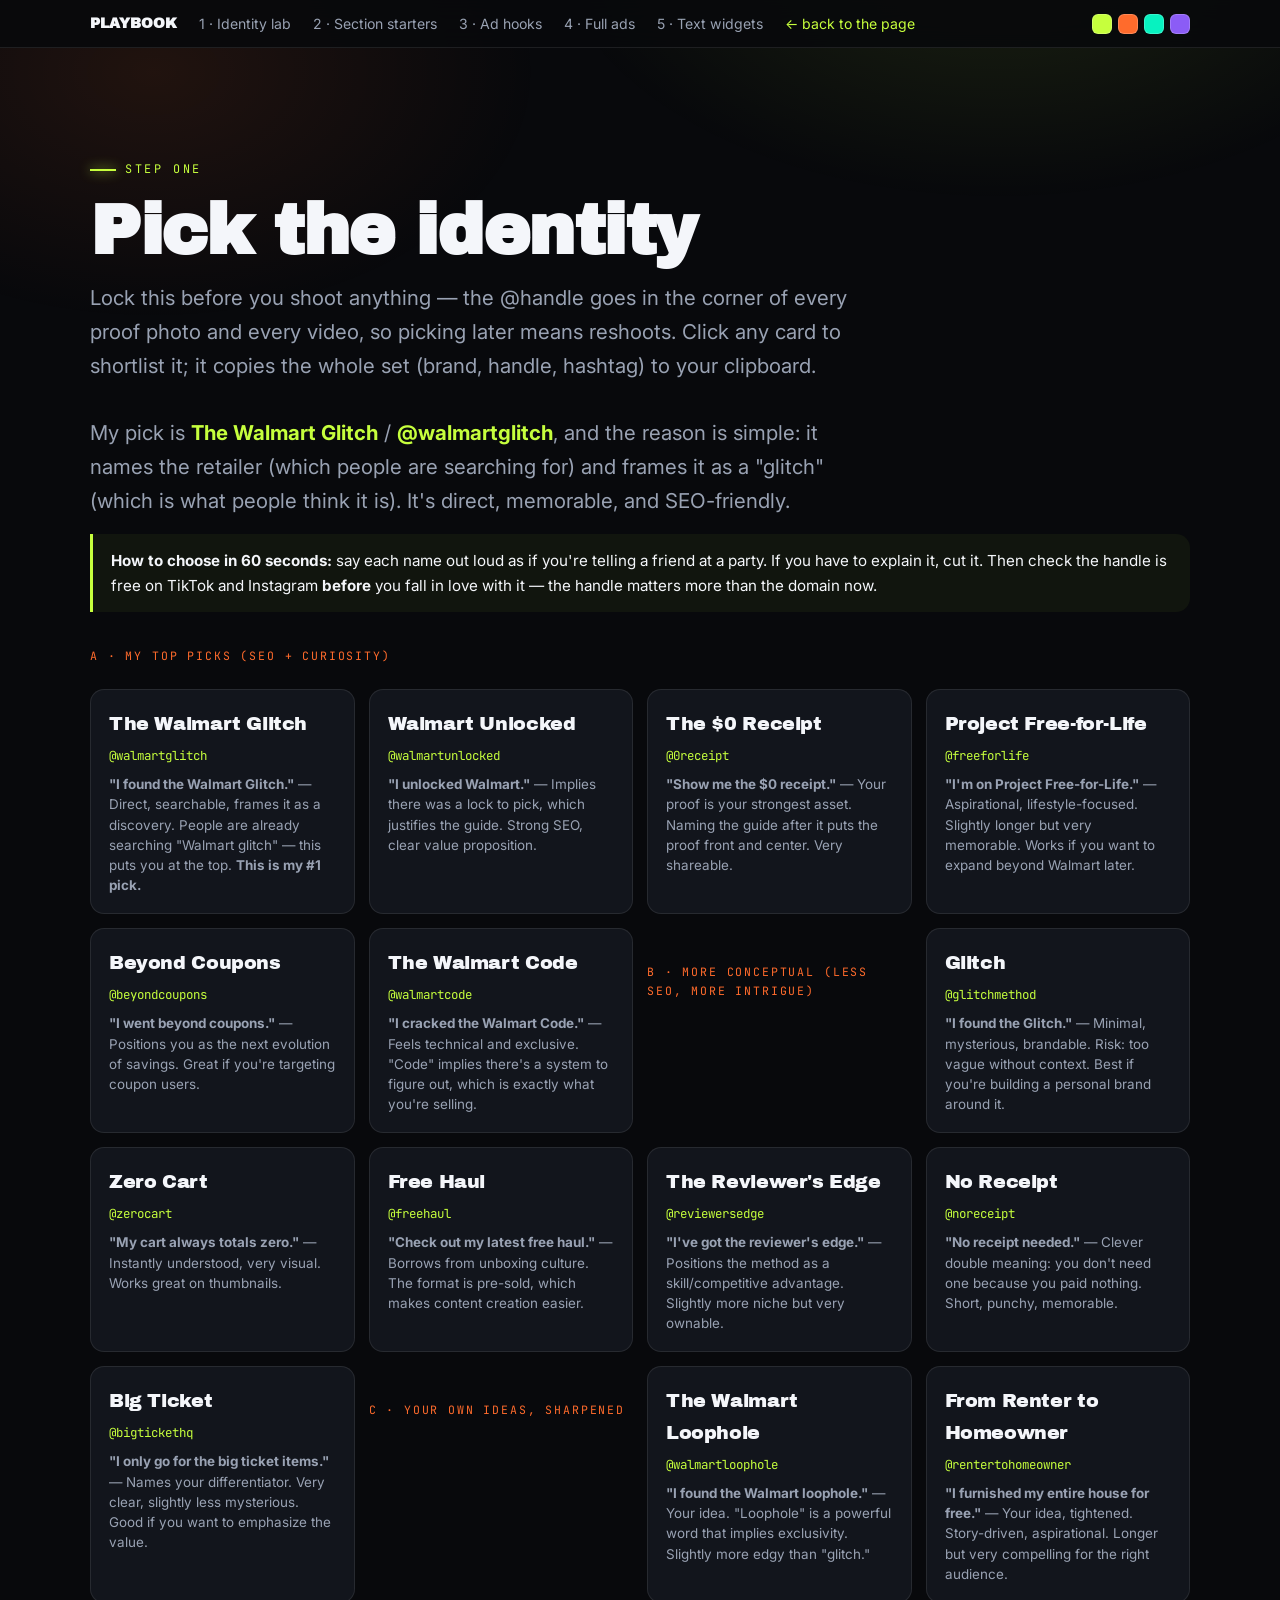
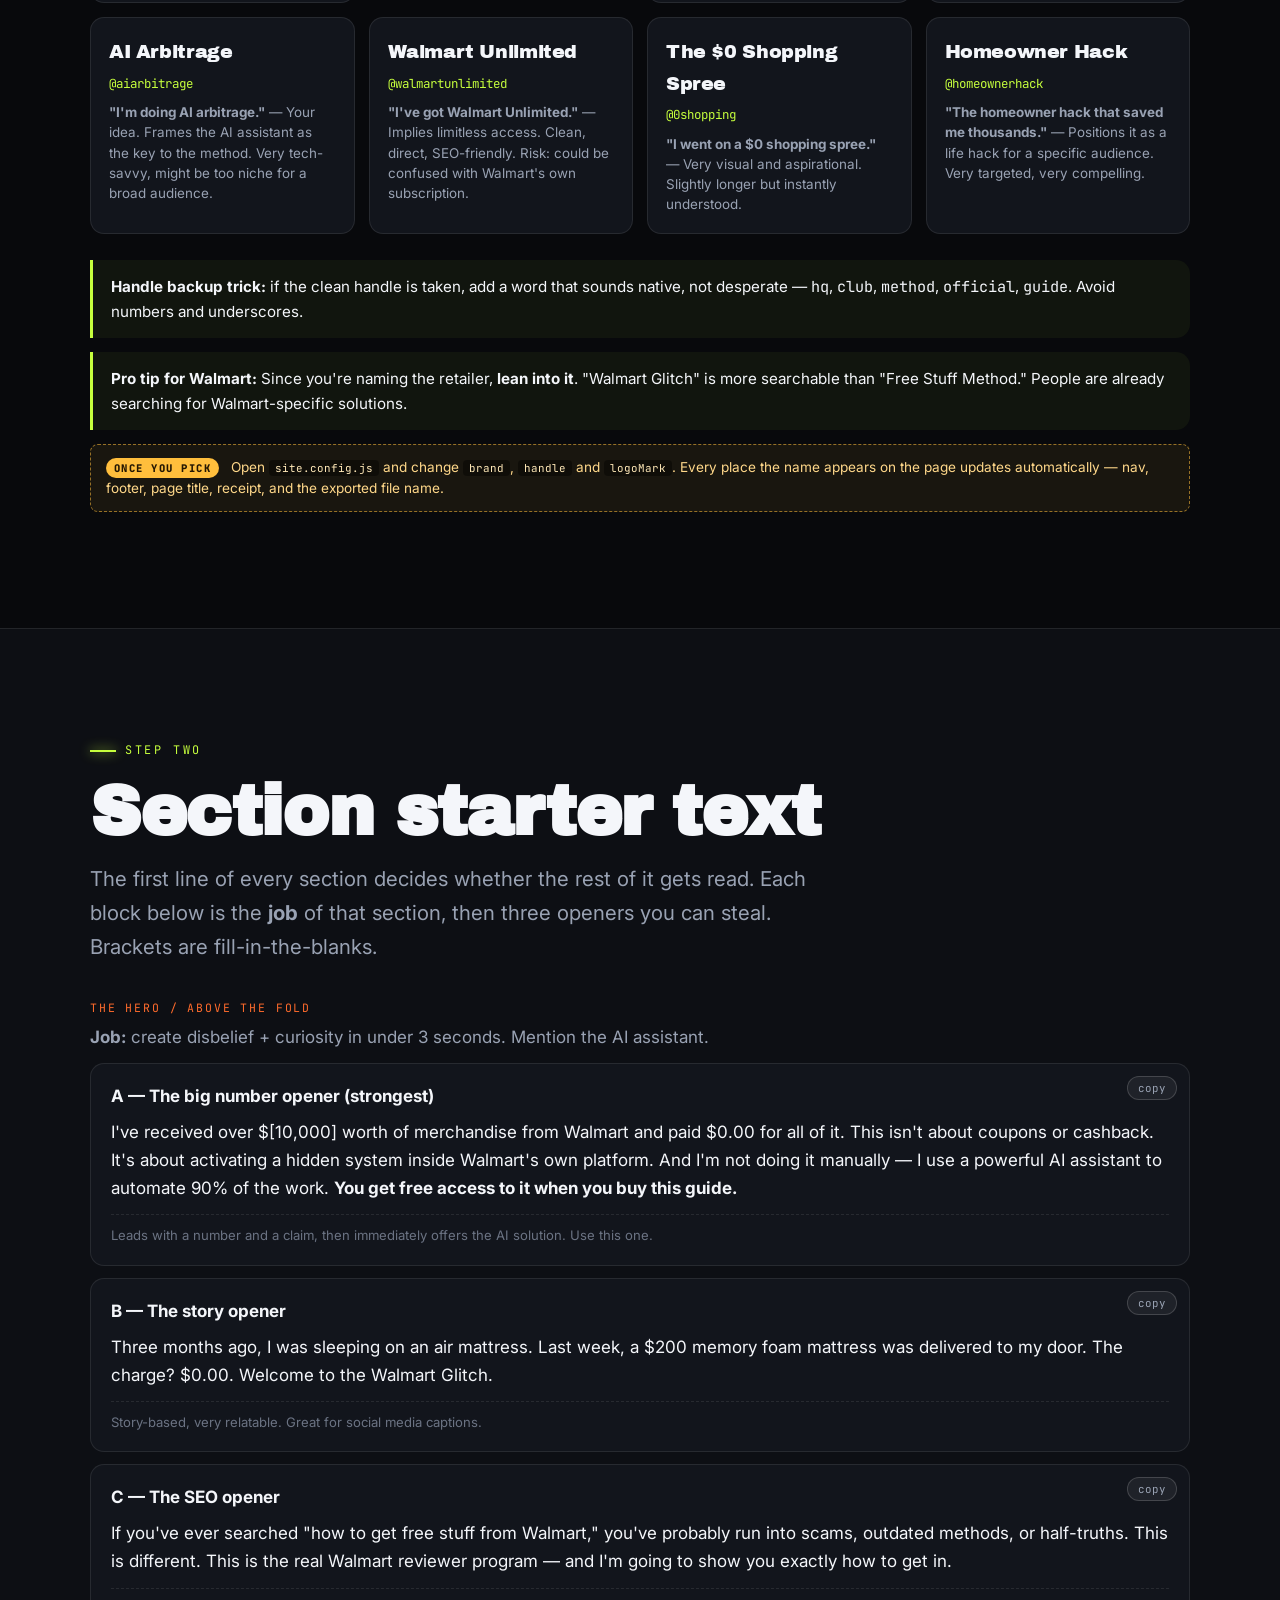
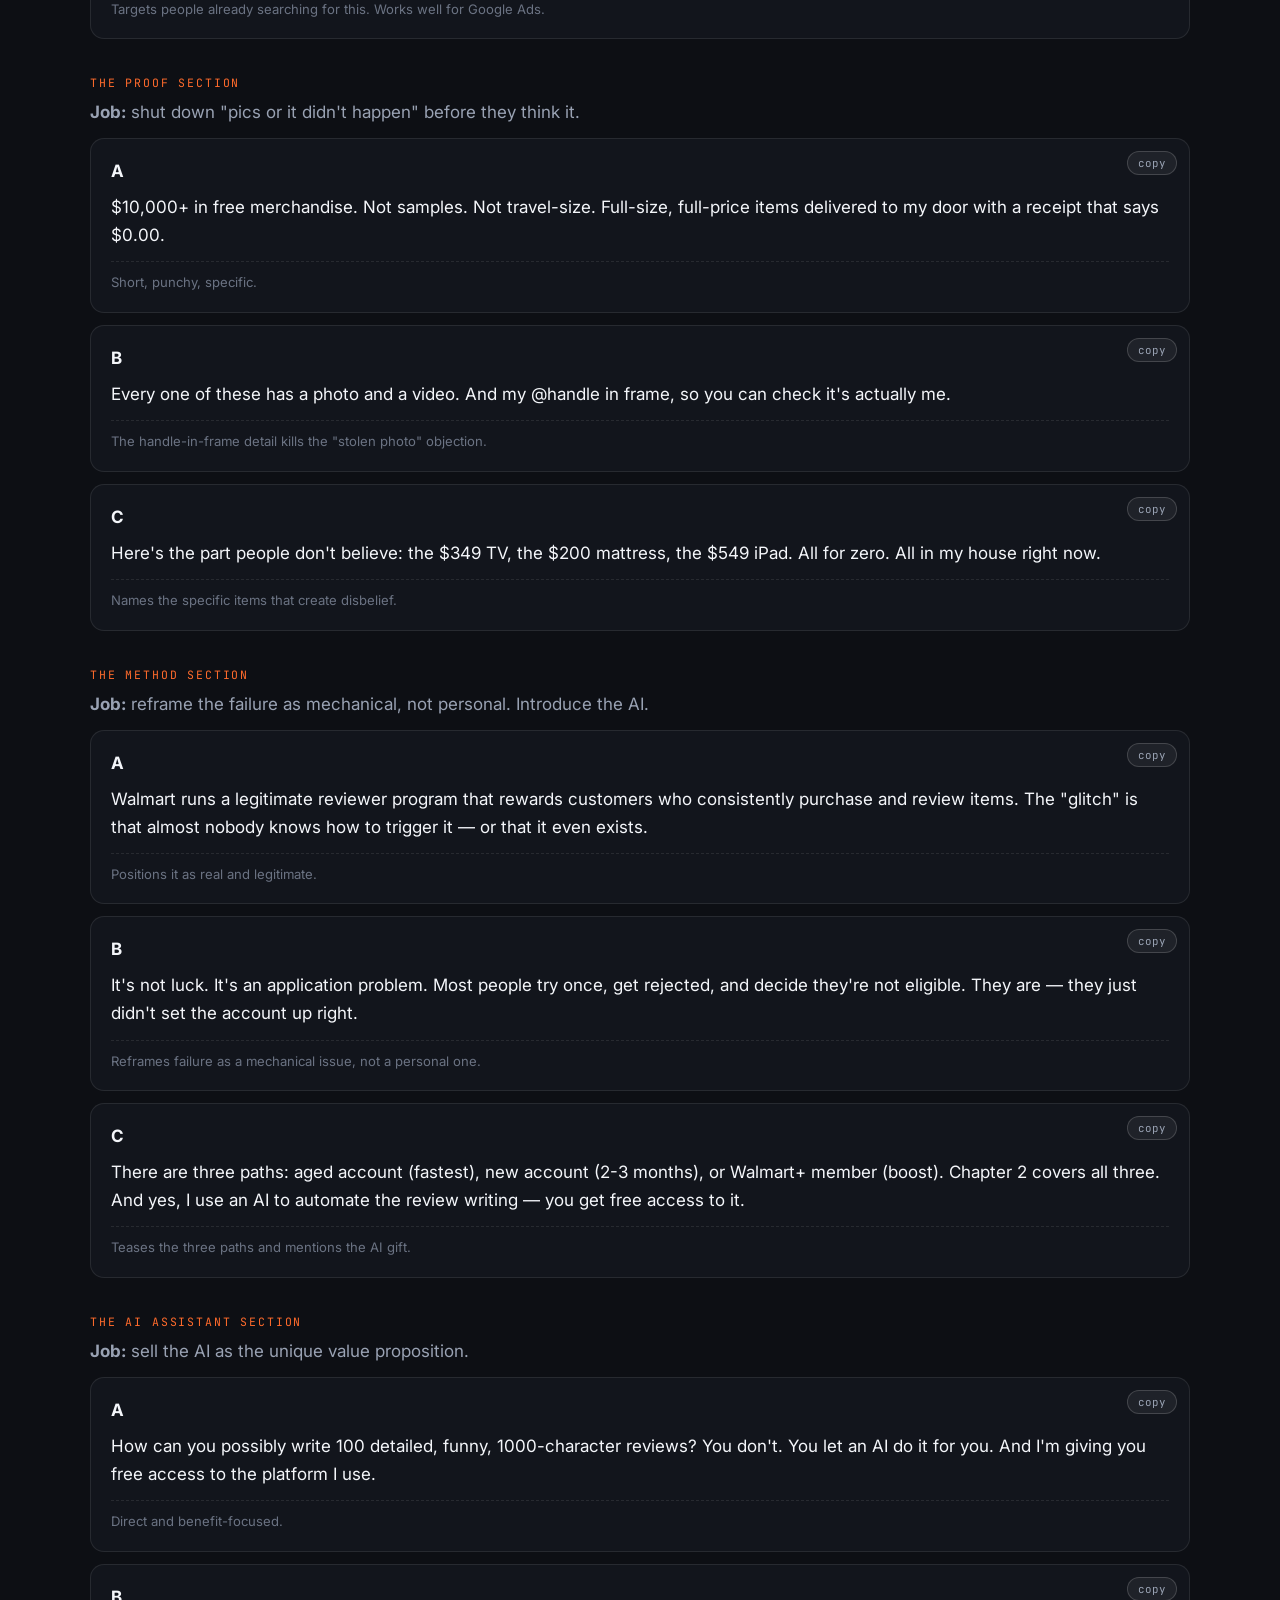
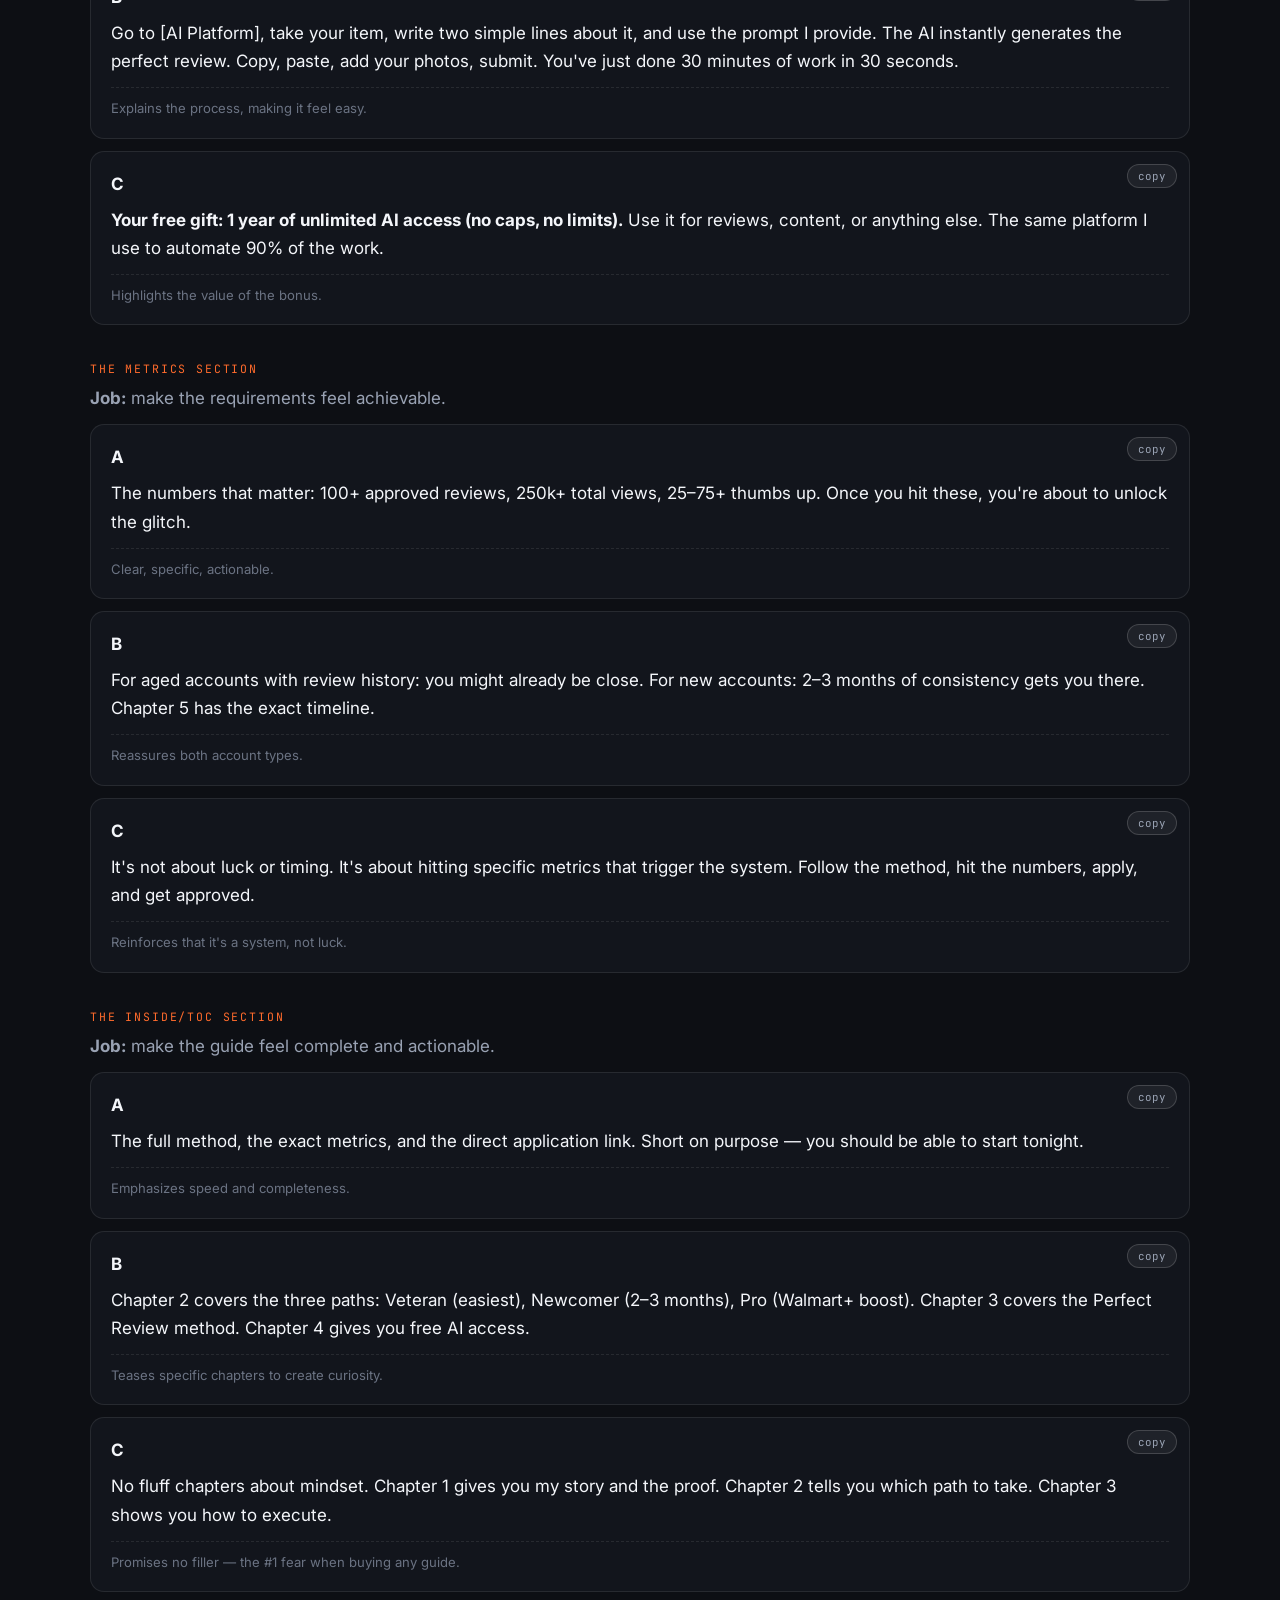
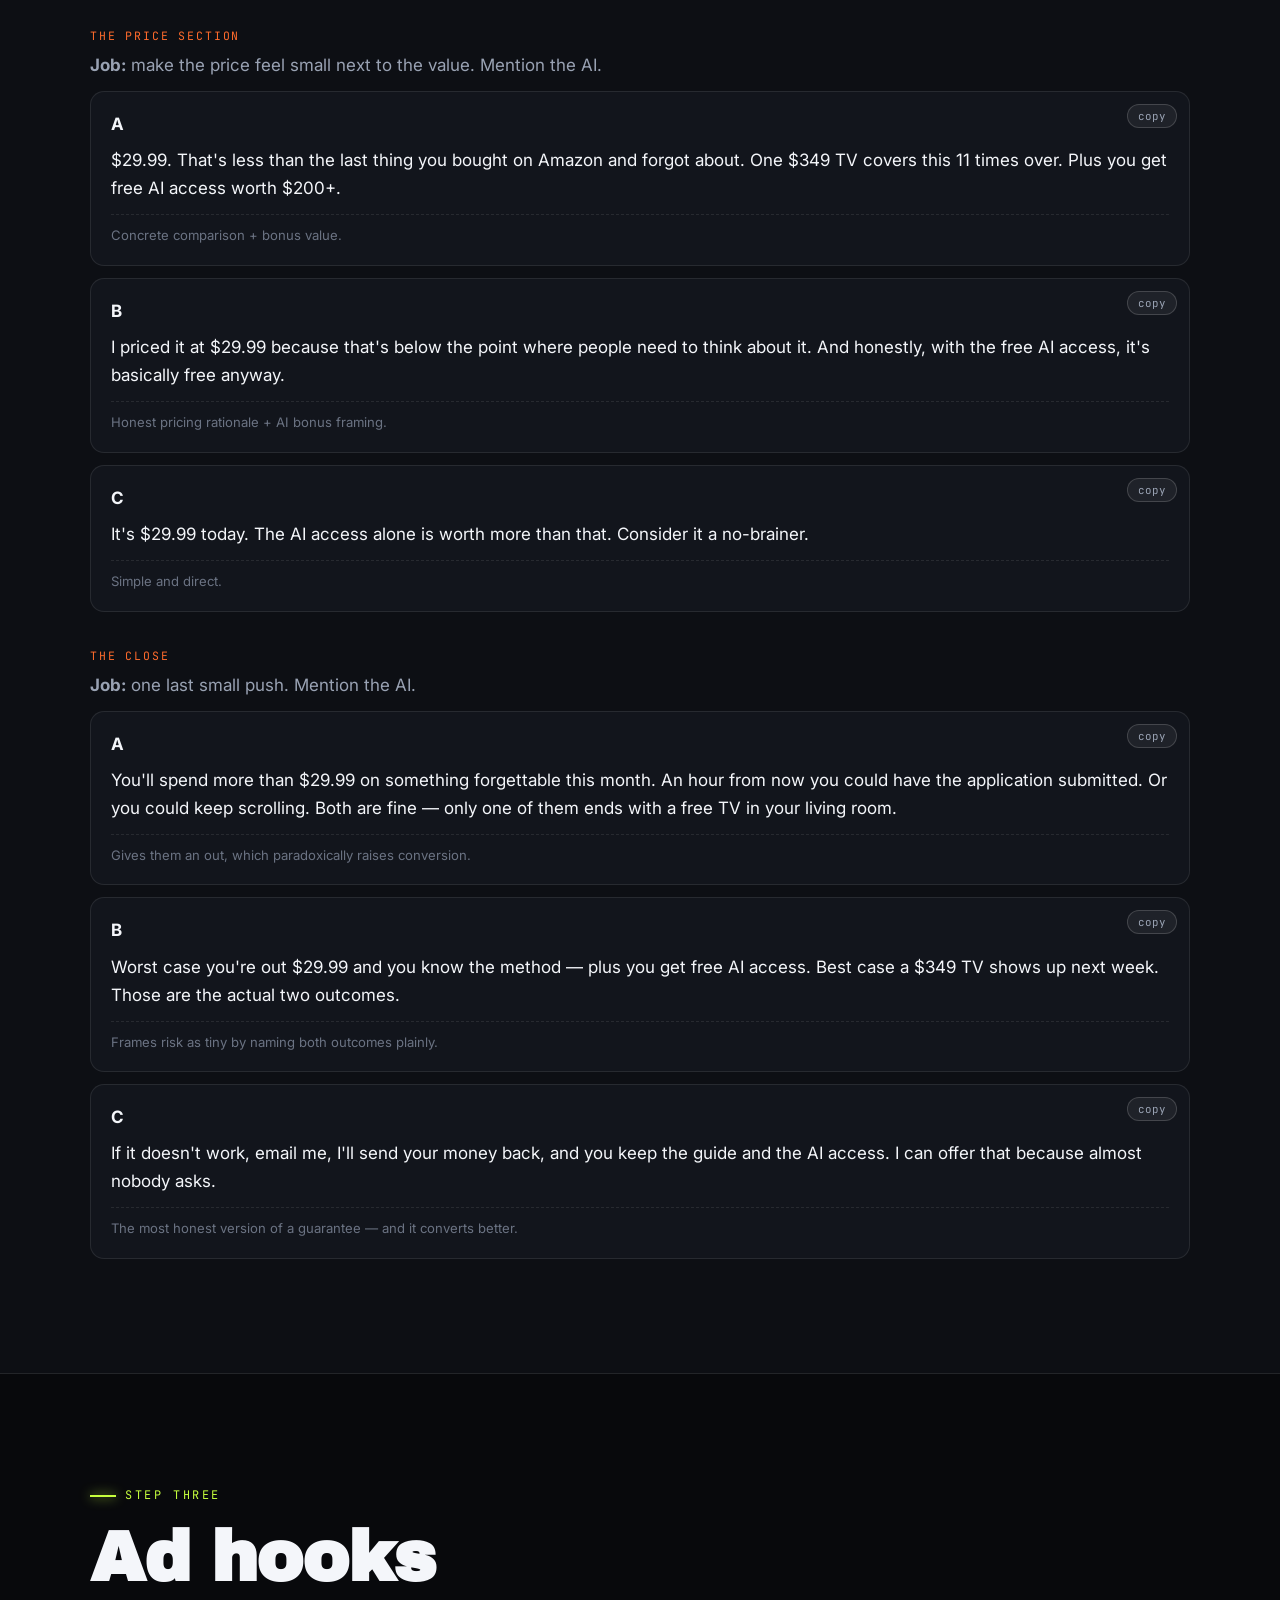
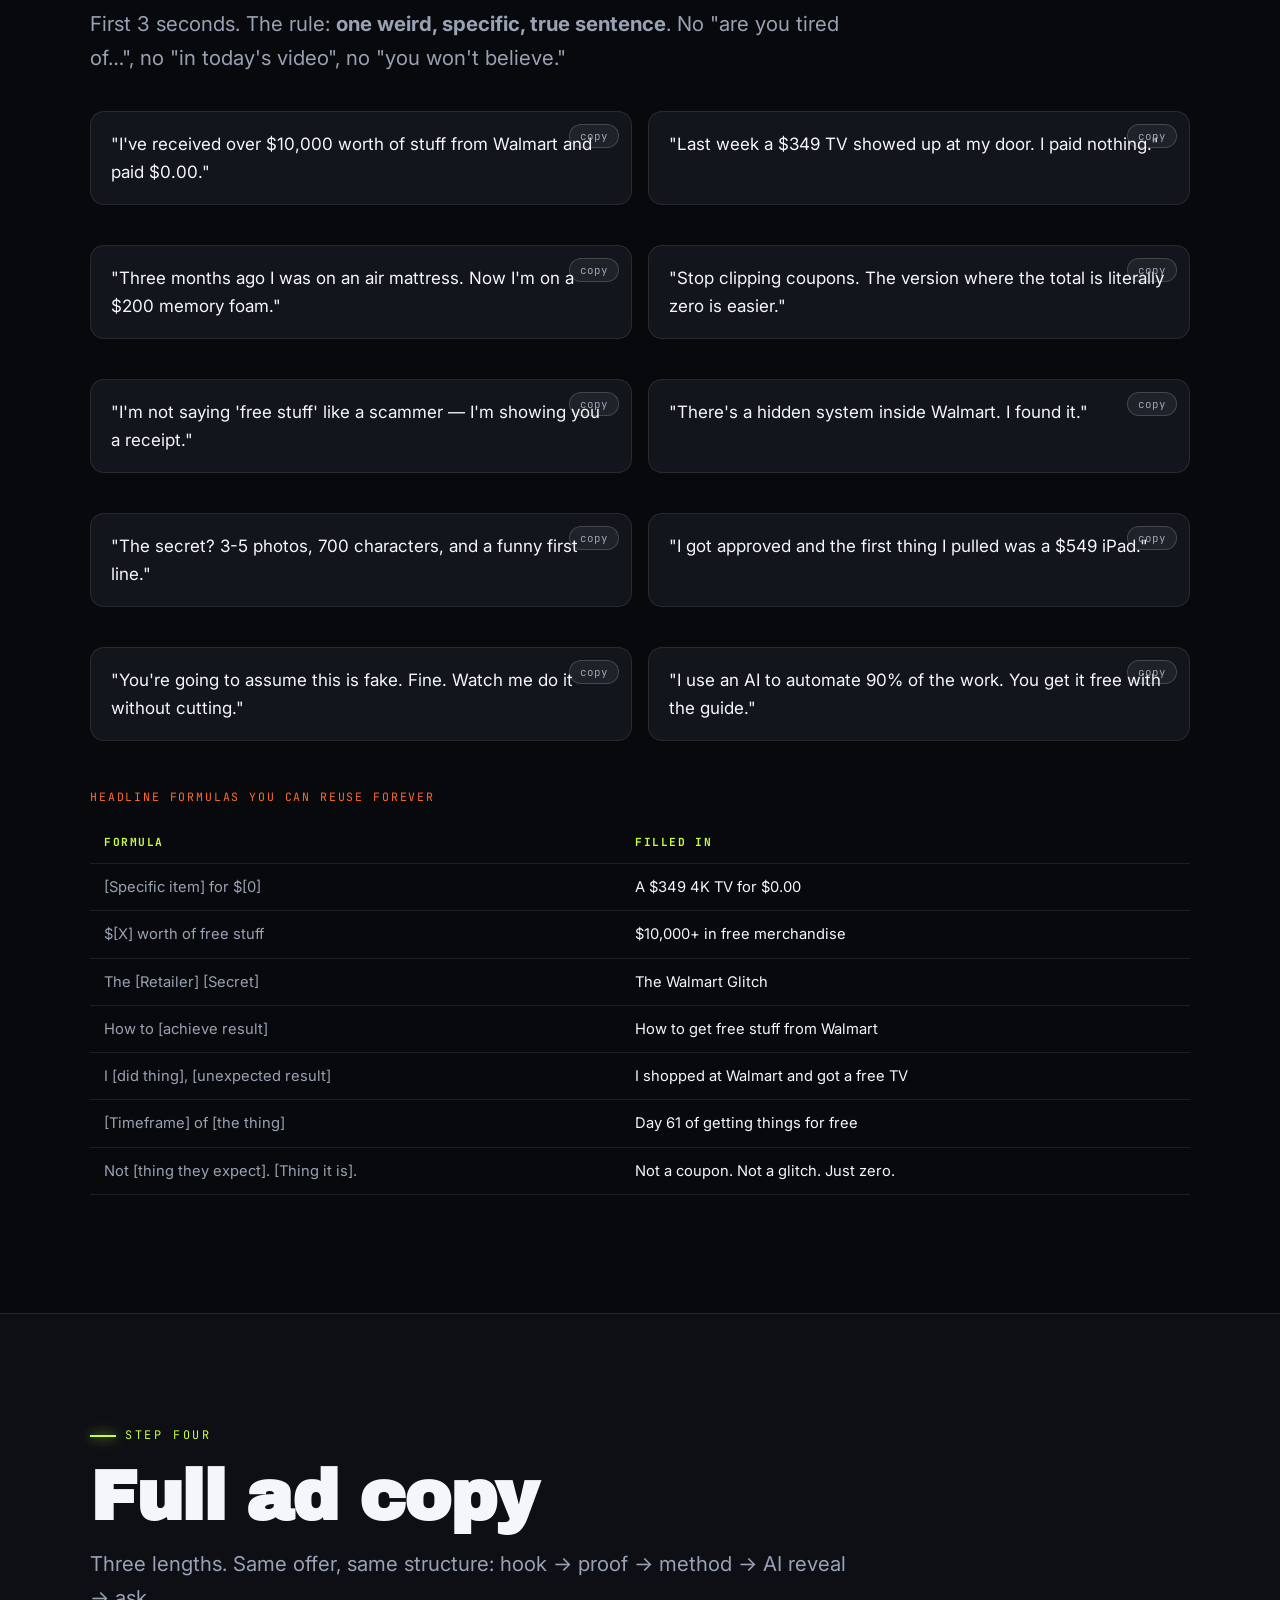
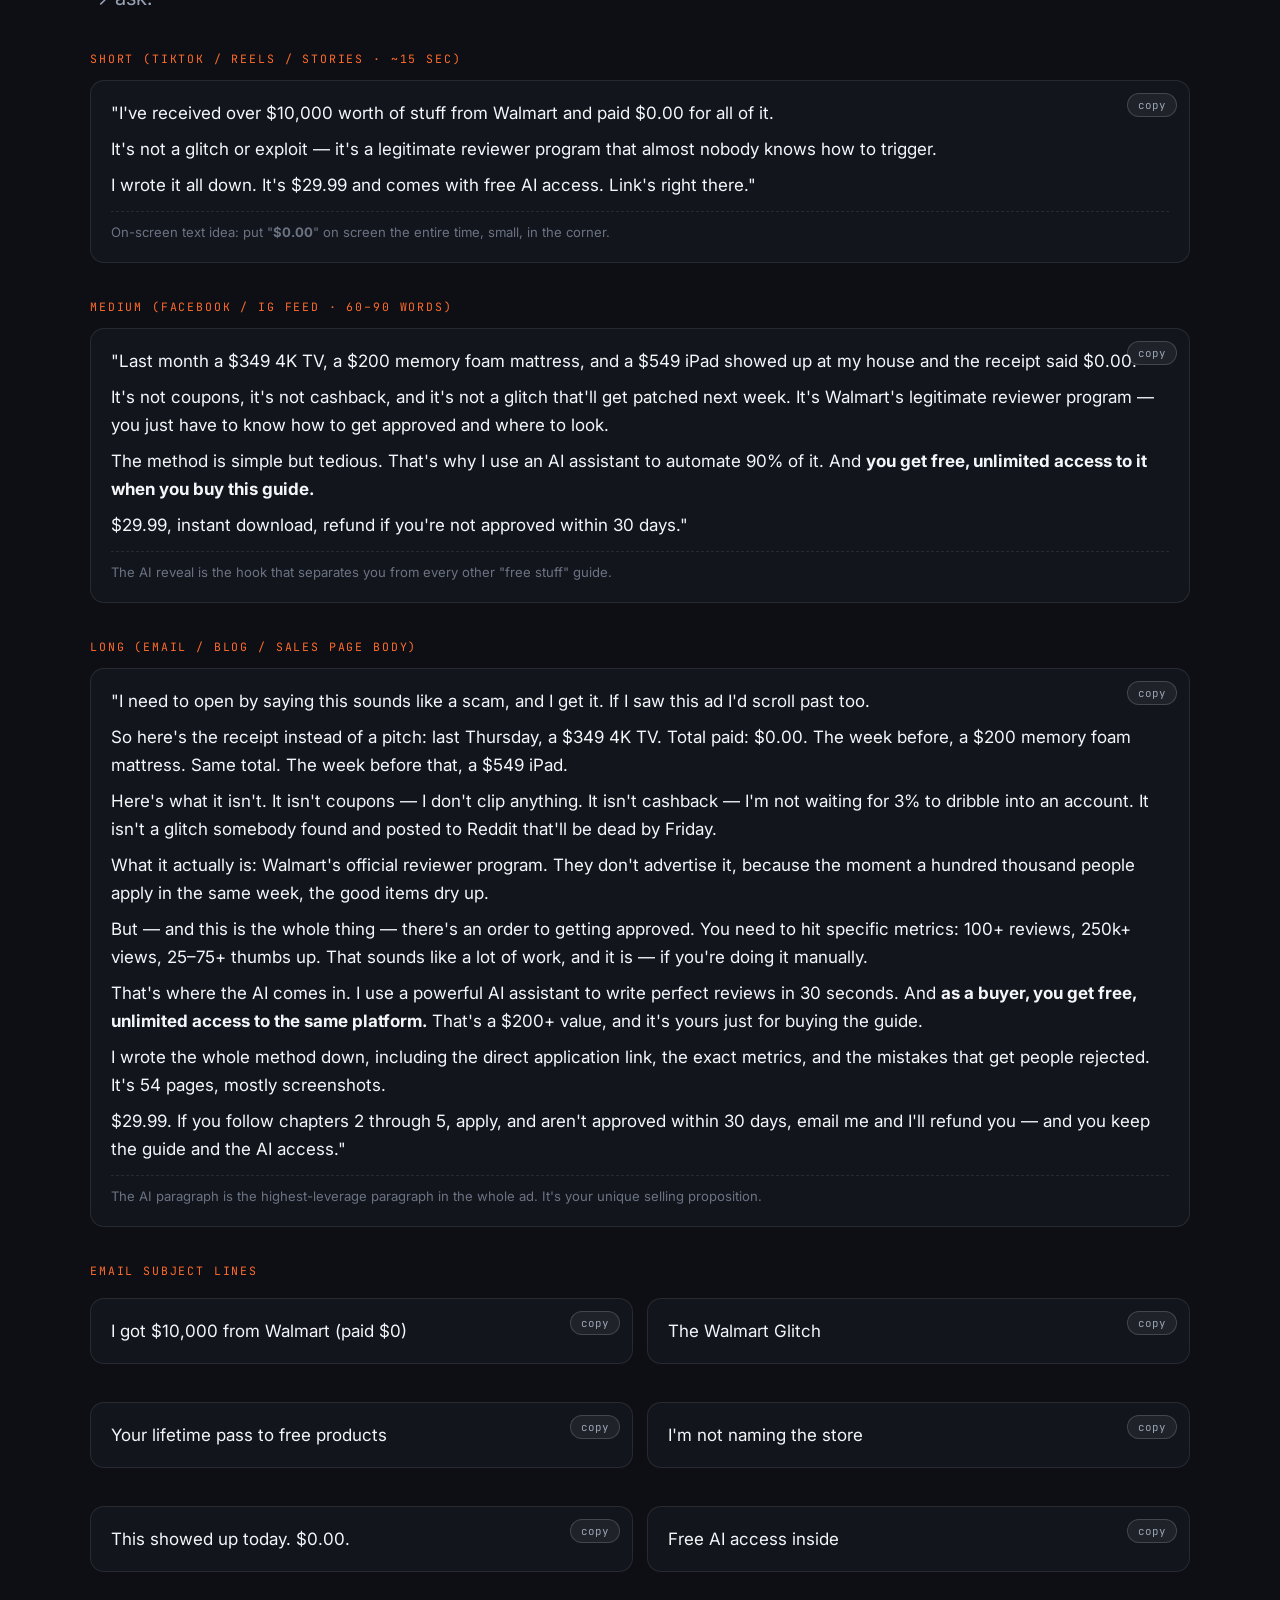
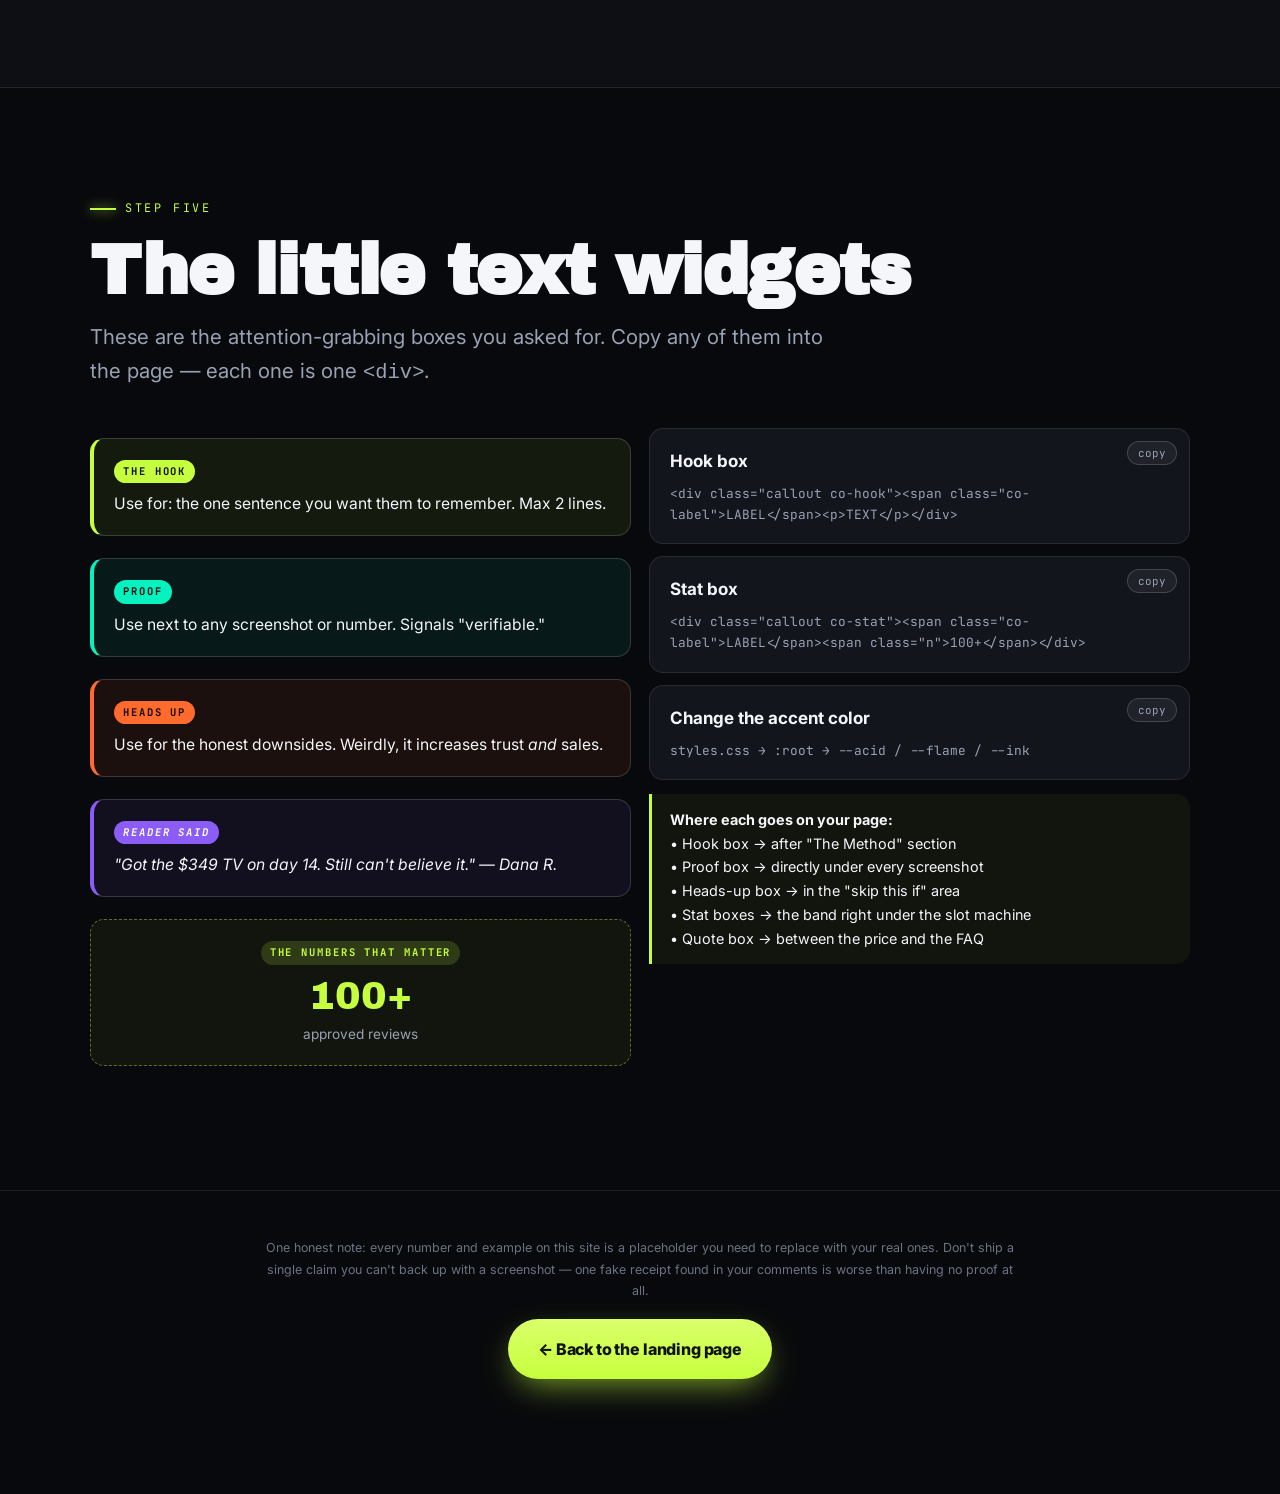
<file: playbook.html>
<!DOCTYPE html>
<html lang="en">
<head>
<meta charset="utf-8">
<meta name="viewport" content="width=device-width, initial-scale=1">
<title>Playbook — names, section starters &amp; ad copy</title>
<link rel="preconnect" href="https://fonts.googleapis.com">
<link rel="preconnect" href="https://fonts.gstatic.com" crossorigin>
<link href="https://fonts.googleapis.com/css2?family=Archivo+Black&family=Inter:wght@400;500;700;800;900&family=JetBrains+Mono:wght@400;700;800&display=swap" rel="stylesheet">
<link rel="stylesheet" href="styles.css">
<style>
  .pb-nav { position: sticky; top: 0; z-index: 60; background: rgba(8,9,12,.9); backdrop-filter: blur(12px); border-bottom: 1px solid var(--line); }
  .pb-nav .wrap { display:flex; gap:22px; align-items:center; padding:12px var(--pad); flex-wrap:wrap; font-size:.88rem; }
  .pb-nav a { color: var(--muted); text-decoration:none; }
  .pb-nav a:hover { color: var(--acid); }
  .swatch { display:flex; gap:6px; margin-left:auto; }
  .swatch i { width:20px;height:20px;border-radius:6px;cursor:pointer;border:1px solid rgba(255,255,255,.2); }
  .copyblock { background:var(--panel); border:1px solid var(--line); border-radius:var(--r); padding:18px 20px; margin:12px 0; position:relative; }
  .copyblock p { margin:0 0 8px; }
  .copyblock p:last-child { margin:0; }
  .copyblock .why { font-size:.82rem; color:var(--dim); border-top:1px dashed var(--line); padding-top:10px; margin-top:12px; }
  .cp { position:absolute; top:12px; right:12px; background:rgba(255,255,255,.06); border:1px solid var(--line-strong); color:var(--muted); font-family:var(--font-mono); font-size:.68rem; padding:4px 10px; border-radius:var(--r-pill); cursor:pointer; }
  .cp:hover { color:var(--acid); border-color:var(--acid); }
  .vibe { font-family:var(--font-mono); font-size:.72rem; letter-spacing:.16em; text-transform:uppercase; color:var(--flame); margin:34px 0 6px; }
  .rule { background:rgba(198,255,61,.05); border-left:3px solid var(--acid); padding:14px 18px; border-radius:0 var(--r) var(--r) 0; margin:14px 0; font-size:.95rem; }
  table { width:100%; border-collapse:collapse; margin:16px 0; font-size:.92rem; }
  th, td { text-align:left; padding:11px 14px; border-bottom:1px solid var(--line); vertical-align:top; }
  th { font-family:var(--font-mono); font-size:.7rem; letter-spacing:.14em; text-transform:uppercase; color:var(--acid); }
  td:first-child { color:var(--muted); white-space:nowrap; }
</style>
</head>
<body>

<div id="progress"></div>

<nav class="pb-nav">
  <div class="wrap">
    <strong style="font-family:var(--font-display)">PLAYBOOK</strong>
    <a href="#names">1 · Identity lab</a>
    <a href="#starters">2 · Section starters</a>
    <a href="#hooks">3 · Ad hooks</a>
    <a href="#ads">4 · Full ads</a>
    <a href="#components">5 · Text widgets</a>
    <a href="index.html" style="color:var(--acid)">← back to the page</a>
    <div class="swatch" title="Preview accent colors">
      <i data-skin="acid" style="background:#c6ff3d"></i>
      <i data-skin="fire" style="background:#ff6b2c"></i>
      <i data-skin="mint" style="background:#07f2c0"></i>
      <i data-skin="violet" style="background:#8b5cf6"></i>
    </div>
  </div>
</nav>

<!-- ============================================================ NAME LAB -->
<section id="names">
  <div class="wrap">
    <span class="eyebrow">Step one</span>
    <h1>Pick the identity</h1>
    <p class="lead muted" style="max-width:760px">
      Lock this before you shoot anything — the @handle goes in the corner of every proof photo
      and every video, so picking later means reshoots. Click any card to shortlist it; it copies
      the whole set (brand, handle, hashtag) to your clipboard.
      <br><br>
      My pick is <b class="acid">The Walmart Glitch</b> / <b class="acid">@walmartglitch</b>, and the
      reason is simple: it names the retailer (which people are searching for) and frames it as
      a "glitch" (which is what people think it is). It's direct, memorable, and SEO-friendly.
    </p>

    <div class="rule">
      <b>How to choose in 60 seconds:</b> say each name out loud as if you're telling a friend
      at a party. If you have to explain it, cut it. Then check the handle is free on TikTok
      and Instagram <b>before</b> you fall in love with it — the handle matters more than the domain now.
    </div>

    <div class="vibe">A · My top picks (SEO + curiosity)</div>
    <div class="names" id="nameList">

      <div class="name-card" data-nm="The Walmart Glitch" data-hd="@walmartglitch" data-tag="#walmartglitch">
        <div class="nm">The Walmart Glitch</div>
        <div class="hd">@walmartglitch</div>
        <div class="why"><b>"I found the Walmart Glitch."</b> — Direct, searchable, frames it as a
        discovery. People are already searching "Walmart glitch" — this puts you at the top.
        <b>This is my #1 pick.</b></div>
      </div>

      <div class="name-card" data-nm="Walmart Unlocked" data-hd="@walmartunlocked" data-tag="#walmartunlocked">
        <div class="nm">Walmart Unlocked</div>
        <div class="hd">@walmartunlocked</div>
        <div class="why"><b>"I unlocked Walmart."</b> — Implies there was a lock to pick, which
        justifies the guide. Strong SEO, clear value proposition.</div>
      </div>

      <div class="name-card" data-nm="The $0 Receipt" data-hd="@0receipt" data-tag="#0receipt">
        <div class="nm">The $0 Receipt</div>
        <div class="hd">@0receipt</div>
        <div class="why"><b>"Show me the $0 receipt."</b> — Your proof is your strongest asset.
        Naming the guide after it puts the proof front and center. Very shareable.</div>
      </div>

      <div class="name-card" data-nm="Project Free-for-Life" data-hd="@freeforlife" data-tag="#freeforlife">
        <div class="nm">Project Free-for-Life</div>
        <div class="hd">@freeforlife</div>
        <div class="why"><b>"I'm on Project Free-for-Life."</b> — Aspirational, lifestyle-focused.
        Slightly longer but very memorable. Works if you want to expand beyond Walmart later.</div>
      </div>

      <div class="name-card" data-nm="Beyond Coupons" data-hd="@beyondcoupons" data-tag="#beyondcoupons">
        <div class="nm">Beyond Coupons</div>
        <div class="hd">@beyondcoupons</div>
        <div class="why"><b>"I went beyond coupons."</b> — Positions you as the next evolution
        of savings. Great if you're targeting coupon users.</div>
      </div>

      <div class="name-card" data-nm="The Walmart Code" data-hd="@walmartcode" data-tag="#crackthecode">
        <div class="nm">The Walmart Code</div>
        <div class="hd">@walmartcode</div>
        <div class="why"><b>"I cracked the Walmart Code."</b> — Feels technical and exclusive.
        "Code" implies there's a system to figure out, which is exactly what you're selling.</div>
      </div>

      <div class="vibe">B · More conceptual (less SEO, more intrigue)</div>

      <div class="name-card" data-nm="Glitch" data-hd="@glitchmethod" data-tag="#glitchmethod">
        <div class="nm">Glitch</div>
        <div class="hd">@glitchmethod</div>
        <div class="why"><b>"I found the Glitch."</b> — Minimal, mysterious, brandable.
        Risk: too vague without context. Best if you're building a personal brand around it.</div>
      </div>

      <div class="name-card" data-nm="Zero Cart" data-hd="@zerocart" data-tag="#zerocart">
        <div class="nm">Zero Cart</div>
        <div class="hd">@zerocart</div>
        <div class="why"><b>"My cart always totals zero."</b> — Instantly understood, very
        visual. Works great on thumbnails.</div>
      </div>

      <div class="name-card" data-nm="Free Haul" data-hd="@freehaul" data-tag="#freehaul">
        <div class="nm">Free Haul</div>
        <div class="hd">@freehaul</div>
        <div class="why"><b>"Check out my latest free haul."</b> — Borrows from unboxing culture.
        The format is pre-sold, which makes content creation easier.</div>
      </div>

      <div class="name-card" data-nm="The Reviewer's Edge" data-hd="@reviewersedge" data-tag="#reviewersedge">
        <div class="nm">The Reviewer's Edge</div>
        <div class="hd">@reviewersedge</div>
        <div class="why"><b>"I've got the reviewer's edge."</b> — Positions the method as a
        skill/competitive advantage. Slightly more niche but very ownable.</div>
      </div>

      <div class="name-card" data-nm="No Receipt" data-hd="@noreceipt" data-tag="#noreceipt">
        <div class="nm">No Receipt</div>
        <div class="hd">@noreceipt</div>
        <div class="why"><b>"No receipt needed."</b> — Clever double meaning: you don't need
        one because you paid nothing. Short, punchy, memorable.</div>
      </div>

      <div class="name-card" data-nm="Big Ticket" data-hd="@bigtickethq" data-tag="#bigticket">
        <div class="nm">Big Ticket</div>
        <div class="hd">@bigtickethq</div>
        <div class="why"><b>"I only go for the big ticket items."</b> — Names your differentiator.
        Very clear, slightly less mysterious. Good if you want to emphasize the value.</div>
      </div>

      <div class="vibe">C · Your own ideas, sharpened</div>

      <div class="name-card" data-nm="The Walmart Loophole" data-hd="@walmartloophole" data-tag="#loophole">
        <div class="nm">The Walmart Loophole</div>
        <div class="hd">@walmartloophole</div>
        <div class="why"><b>"I found the Walmart loophole."</b> — Your idea. "Loophole" is a
        powerful word that implies exclusivity. Slightly more edgy than "glitch."</div>
      </div>

      <div class="name-card" data-nm="From Renter to Homeowner" data-hd="@rentertohomeowner" data-tag="#furnishedforfree">
        <div class="nm">From Renter to Homeowner</div>
        <div class="hd">@rentertohomeowner</div>
        <div class="why"><b>"I furnished my entire house for free."</b> — Your idea, tightened.
        Story-driven, aspirational. Longer but very compelling for the right audience.</div>
      </div>

      <div class="name-card" data-nm="AI Arbitrage" data-hd="@aiarbitrage" data-tag="#aiarbitrage">
        <div class="nm">AI Arbitrage</div>
        <div class="hd">@aiarbitrage</div>
        <div class="why"><b>"I'm doing AI arbitrage."</b> — Your idea. Frames the AI assistant
        as the key to the method. Very tech-savvy, might be too niche for a broad audience.</div>
      </div>

      <div class="name-card" data-nm="Walmart Unlimited" data-hd="@walmartunlimited" data-tag="#unlimited">
        <div class="nm">Walmart Unlimited</div>
        <div class="hd">@walmartunlimited</div>
        <div class="why"><b>"I've got Walmart Unlimited."</b> — Implies limitless access.
        Clean, direct, SEO-friendly. Risk: could be confused with Walmart's own subscription.</div>
      </div>

      <div class="name-card" data-nm="The $0 Shopping Spree" data-hd="@0shopping" data-tag="#0shopping">
        <div class="nm">The $0 Shopping Spree</div>
        <div class="hd">@0shopping</div>
        <div class="why"><b>"I went on a $0 shopping spree."</b> — Very visual and aspirational.
        Slightly longer but instantly understood.</div>
      </div>

      <div class="name-card" data-nm="Homeowner Hack" data-hd="@homeownerhack" data-tag="#homeownerhack">
        <div class="nm">Homeowner Hack</div>
        <div class="hd">@homeownerhack</div>
        <div class="why"><b>"The homeowner hack that saved me thousands."</b> — Positions it as
        a life hack for a specific audience. Very targeted, very compelling.</div>
      </div>
    </div>

    <div class="rule" style="margin-top:26px">
      <b>Handle backup trick:</b> if the clean handle is taken, add a word that sounds native,
      not desperate — <span class="mono">hq</span>, <span class="mono">club</span>,
      <span class="mono">method</span>, <span class="mono">official</span>,
      <span class="mono">guide</span>. Avoid numbers and underscores.
    </div>

    <div class="rule">
      <b>Pro tip for Walmart:</b> Since you're naming the retailer, <b>lean into it</b>.
      "Walmart Glitch" is more searchable than "Free Stuff Method." People are already
      searching for Walmart-specific solutions.
    </div>

    <div class="help" style="display:block">
      <b class="tag">Once you pick</b>
      Open <code>site.config.js</code> and change <code>brand</code>, <code>handle</code> and
      <code>logoMark</code>. Every place the name appears on the page updates automatically —
      nav, footer, page title, receipt, and the exported file name.
    </div>
  </div>
</section>

<!-- ====================================================== SECTION STARTERS -->
<section id="starters" style="background:var(--bg-2);border-top:1px solid var(--line);border-bottom:1px solid var(--line)">
  <div class="wrap">
    <span class="eyebrow">Step two</span>
    <h1>Section starter text</h1>
    <p class="lead muted" style="max-width:760px">
      The first line of every section decides whether the rest of it gets read.
      Each block below is the <b>job</b> of that section, then three openers you can steal.
      Brackets are fill-in-the-blanks.
    </p>

    <div class="vibe">The hero / above the fold</div>
    <p class="muted" style="margin:0"><b>Job:</b> create disbelief + curiosity in under 3 seconds. Mention the AI assistant.</p>
    <div class="copyblock"><button class="cp">copy</button>
      <p><b>A — The big number opener (strongest)</b></p>
      <p>I've received over $[10,000] worth of merchandise from Walmart and paid $0.00 for all
      of it. This isn't about coupons or cashback. It's about activating a hidden system inside
      Walmart's own platform. And I'm not doing it manually — I use a powerful AI assistant to
      automate 90% of the work. <strong>You get free access to it when you buy this guide.</strong></p>
      <div class="why">Leads with a number and a claim, then immediately offers the AI solution.
      Use this one.</div>
    </div>
    <div class="copyblock"><button class="cp">copy</button>
      <p><b>B — The story opener</b></p>
      <p>Three months ago, I was sleeping on an air mattress. Last week, a $200 memory foam
      mattress was delivered to my door. The charge? $0.00. Welcome to the Walmart Glitch.</p>
      <div class="why">Story-based, very relatable. Great for social media captions.</div>
    </div>
    <div class="copyblock"><button class="cp">copy</button>
      <p><b>C — The SEO opener</b></p>
      <p>If you've ever searched "how to get free stuff from Walmart," you've probably run into
      scams, outdated methods, or half-truths. This is different. This is the real Walmart
      reviewer program — and I'm going to show you exactly how to get in.</p>
      <div class="why">Targets people already searching for this. Works well for Google Ads.</div>
    </div>

    <div class="vibe">The proof section</div>
    <p class="muted" style="margin:0"><b>Job:</b> shut down "pics or it didn't happen" before they think it.</p>
    <div class="copyblock"><button class="cp">copy</button>
      <p><b>A</b></p>
      <p>$10,000+ in free merchandise. Not samples. Not travel-size. Full-size, full-price
      items delivered to my door with a receipt that says $0.00.</p>
      <div class="why">Short, punchy, specific.</div>
    </div>
    <div class="copyblock"><button class="cp">copy</button>
      <p><b>B</b></p>
      <p>Every one of these has a photo and a video. And my @handle in frame, so you can check
      it's actually me.</p>
      <div class="why">The handle-in-frame detail kills the "stolen photo" objection.</div>
    </div>
    <div class="copyblock"><button class="cp">copy</button>
      <p><b>C</b></p>
      <p>Here's the part people don't believe: the $349 TV, the $200 mattress, the $549
      iPad. All for zero. All in my house right now.</p>
      <div class="why">Names the specific items that create disbelief.</div>
    </div>

    <div class="vibe">The method section</div>
    <p class="muted" style="margin:0"><b>Job:</b> reframe the failure as mechanical, not personal. Introduce the AI.</p>
    <div class="copyblock"><button class="cp">copy</button>
      <p><b>A</b></p>
      <p>Walmart runs a legitimate reviewer program that rewards customers who consistently
      purchase and review items. The "glitch" is that almost nobody knows how to trigger it —
      or that it even exists.</p>
      <div class="why">Positions it as real and legitimate.</div>
    </div>
    <div class="copyblock"><button class="cp">copy</button>
      <p><b>B</b></p>
      <p>It's not luck. It's an application problem. Most people try once, get rejected, and
      decide they're not eligible. They are — they just didn't set the account up right.</p>
      <div class="why">Reframes failure as a mechanical issue, not a personal one.</div>
    </div>
    <div class="copyblock"><button class="cp">copy</button>
      <p><b>C</b></p>
      <p>There are three paths: aged account (fastest), new account (2-3 months), or Walmart+
      member (boost). Chapter 2 covers all three. And yes, I use an AI to automate the review
      writing — you get free access to it.</p>
      <div class="why">Teases the three paths and mentions the AI gift.</div>
    </div>

    <div class="vibe">The AI assistant section</div>
    <p class="muted" style="margin:0"><b>Job:</b> sell the AI as the unique value proposition.</p>
    <div class="copyblock"><button class="cp">copy</button>
      <p><b>A</b></p>
      <p>How can you possibly write 100 detailed, funny, 1000-character reviews? You don't. You
      let an AI do it for you. And I'm giving you free access to the platform I use.</p>
      <div class="why">Direct and benefit-focused.</div>
    </div>
    <div class="copyblock"><button class="cp">copy</button>
      <p><b>B</b></p>
      <p>Go to [AI Platform], take your item, write two simple lines about it, and use the
      prompt I provide. The AI instantly generates the perfect review. Copy, paste, add your
      photos, submit. You've just done 30 minutes of work in 30 seconds.</p>
      <div class="why">Explains the process, making it feel easy.</div>
    </div>
    <div class="copyblock"><button class="cp">copy</button>
      <p><b>C</b></p>
      <p><strong>Your free gift: 1 year of unlimited AI access (no caps, no limits).</strong> Use it
      for reviews, content, or anything else. The same platform I use to automate 90% of the
      work.</p>
      <div class="why">Highlights the value of the bonus.</div>
    </div>

    <div class="vibe">The metrics section</div>
    <p class="muted" style="margin:0"><b>Job:</b> make the requirements feel achievable.</p>
    <div class="copyblock"><button class="cp">copy</button>
      <p><b>A</b></p>
      <p>The numbers that matter: 100+ approved reviews, 250k+ total views, 25–75+ thumbs up.
      Once you hit these, you're about to unlock the glitch.</p>
      <div class="why">Clear, specific, actionable.</div>
    </div>
    <div class="copyblock"><button class="cp">copy</button>
      <p><b>B</b></p>
      <p>For aged accounts with review history: you might already be close. For new accounts:
      2–3 months of consistency gets you there. Chapter 5 has the exact timeline.</p>
      <div class="why">Reassures both account types.</div>
    </div>
    <div class="copyblock"><button class="cp">copy</button>
      <p><b>C</b></p>
      <p>It's not about luck or timing. It's about hitting specific metrics that trigger the
      system. Follow the method, hit the numbers, apply, and get approved.</p>
      <div class="why">Reinforces that it's a system, not luck.</div>
    </div>

    <div class="vibe">The inside/TOC section</div>
    <p class="muted" style="margin:0"><b>Job:</b> make the guide feel complete and actionable.</p>
    <div class="copyblock"><button class="cp">copy</button>
      <p><b>A</b></p>
      <p>The full method, the exact metrics, and the direct application link. Short on purpose
      — you should be able to start tonight.</p>
      <div class="why">Emphasizes speed and completeness.</div>
    </div>
    <div class="copyblock"><button class="cp">copy</button>
      <p><b>B</b></p>
      <p>Chapter 2 covers the three paths: Veteran (easiest), Newcomer (2–3 months), Pro
      (Walmart+ boost). Chapter 3 covers the Perfect Review method. Chapter 4 gives you
      free AI access.</p>
      <div class="why">Teases specific chapters to create curiosity.</div>
    </div>
    <div class="copyblock"><button class="cp">copy</button>
      <p><b>C</b></p>
      <p>No fluff chapters about mindset. Chapter 1 gives you my story and the proof.
      Chapter 2 tells you which path to take. Chapter 3 shows you how to execute.</p>
      <div class="why">Promises no filler — the #1 fear when buying any guide.</div>
    </div>

    <div class="vibe">The price section</div>
    <p class="muted" style="margin:0"><b>Job:</b> make the price feel small next to the value. Mention the AI.</p>
    <div class="copyblock"><button class="cp">copy</button>
      <p><b>A</b></p>
      <p>$29.99. That's less than the last thing you bought on Amazon and forgot about. One
      $349 TV covers this 11 times over. Plus you get free AI access worth $200+.</p>
      <div class="why">Concrete comparison + bonus value.</div>
    </div>
    <div class="copyblock"><button class="cp">copy</button>
      <p><b>B</b></p>
      <p>I priced it at $29.99 because that's below the point where people need to think about
      it. And honestly, with the free AI access, it's basically free anyway.</p>
      <div class="why">Honest pricing rationale + AI bonus framing.</div>
    </div>
    <div class="copyblock"><button class="cp">copy</button>
      <p><b>C</b></p>
      <p>It's $29.99 today. The AI access alone is worth more than that. Consider it a
      no-brainer.</p>
      <div class="why">Simple and direct.</div>
    </div>

    <div class="vibe">The close</div>
    <p class="muted" style="margin:0"><b>Job:</b> one last small push. Mention the AI.</p>
    <div class="copyblock"><button class="cp">copy</button>
      <p><b>A</b></p>
      <p>You'll spend more than $29.99 on something forgettable this month. An hour from now
      you could have the application submitted. Or you could keep scrolling. Both are fine —
      only one of them ends with a free TV in your living room.</p>
      <div class="why">Gives them an out, which paradoxically raises conversion.</div>
    </div>
    <div class="copyblock"><button class="cp">copy</button>
      <p><b>B</b></p>
      <p>Worst case you're out $29.99 and you know the method — plus you get free AI access.
      Best case a $349 TV shows up next week. Those are the actual two outcomes.</p>
      <div class="why">Frames risk as tiny by naming both outcomes plainly.</div>
    </div>
    <div class="copyblock"><button class="cp">copy</button>
      <p><b>C</b></p>
      <p>If it doesn't work, email me, I'll send your money back, and you keep the guide and
      the AI access. I can offer that because almost nobody asks.</p>
      <div class="why">The most honest version of a guarantee — and it converts better.</div>
    </div>
  </div>
</section>

<!-- ============================================================== HOOKS -->
<section id="hooks">
  <div class="wrap">
    <span class="eyebrow">Step three</span>
    <h1>Ad hooks</h1>
    <p class="lead muted" style="max-width:760px">First 3 seconds. The rule: <b>one weird, specific, true sentence</b>.
    No "are you tired of…", no "in today's video", no "you won't believe."
    </p>

    <div class="grid-2" style="gap:16px;margin-top:24px">
      <div class="copyblock"><button class="cp">copy</button><p>"I've received over $10,000 worth of stuff from Walmart and paid $0.00."</p></div>
      <div class="copyblock"><button class="cp">copy</button><p>"Last week a $349 TV showed up at my door. I paid nothing."</p></div>
      <div class="copyblock"><button class="cp">copy</button><p>"Three months ago I was on an air mattress. Now I'm on a $200 memory foam."</p></div>
      <div class="copyblock"><button class="cp">copy</button><p>"Stop clipping coupons. The version where the total is literally zero is easier."</p></div>
      <div class="copyblock"><button class="cp">copy</button><p>"I'm not saying 'free stuff' like a scammer — I'm showing you a receipt."</p></div>
      <div class="copyblock"><button class="cp">copy</button><p>"There's a hidden system inside Walmart. I found it."</p></div>
      <div class="copyblock"><button class="cp">copy</button><p>"The secret? 3-5 photos, 700 characters, and a funny first line."</p></div>
      <div class="copyblock"><button class="cp">copy</button><p>"I got approved and the first thing I pulled was a $549 iPad."</p></div>
      <div class="copyblock"><button class="cp">copy</button><p>"You're going to assume this is fake. Fine. Watch me do it without cutting."</p></div>
      <div class="copyblock"><button class="cp">copy</button><p>"I use an AI to automate 90% of the work. You get it free with the guide."</p></div>
    </div>

    <div class="vibe">Headline formulas you can reuse forever</div>
    <table>
      <tr><th>Formula</th><th>Filled in</th></tr>
      <tr><td>[Specific item] for $[0]</td><td>A $349 4K TV for $0.00</td></tr>
      <tr><td>$[X] worth of free stuff</td><td>$10,000+ in free merchandise</td></tr>
      <tr><td>The [Retailer] [Secret]</td><td>The Walmart Glitch</td></tr>
      <tr><td>How to [achieve result]</td><td>How to get free stuff from Walmart</td></tr>
      <tr><td>I [did thing], [unexpected result]</td><td>I shopped at Walmart and got a free TV</td></tr>
      <tr><td>[Timeframe] of [the thing]</td><td>Day 61 of getting things for free</td></tr>
      <tr><td>Not [thing they expect]. [Thing it is].</td><td>Not a coupon. Not a glitch. Just zero.</td></tr>
    </table>
  </div>
</section>

<!-- ================================================================ ADS -->
<section id="ads" style="background:var(--bg-2);border-top:1px solid var(--line);border-bottom:1px solid var(--line)">
  <div class="wrap">
    <span class="eyebrow">Step four</span>
    <h1>Full ad copy</h1>
    <p class="lead muted" style="max-width:760px">Three lengths. Same offer, same structure: hook → proof → method → AI reveal → ask.</p>

    <div class="vibe">Short (TikTok / Reels / Stories · ~15 sec)</div>
    <div class="copyblock"><button class="cp">copy</button>
      <p>"I've received over $10,000 worth of stuff from Walmart and paid $0.00 for all of it.</p>
      <p>It's not a glitch or exploit — it's a legitimate reviewer program that almost nobody
      knows how to trigger.</p>
      <p>I wrote it all down. It's $29.99 and comes with free AI access. Link's right there."</p>
      <div class="why">On-screen text idea: put "<b>$0.00</b>" on screen the entire time, small, in the corner.</div>
    </div>

    <div class="vibe">Medium (Facebook / IG feed · 60–90 words)</div>
    <div class="copyblock"><button class="cp">copy</button>
      <p>"Last month a $349 4K TV, a $200 memory foam mattress, and a $549 iPad showed up at my
      house and the receipt said $0.00.</p>
      <p>It's not coupons, it's not cashback, and it's not a glitch that'll get patched next week.
      It's Walmart's legitimate reviewer program — you just have to know how to get approved
      and where to look.</p>
      <p>The method is simple but tedious. That's why I use an AI assistant to automate 90% of
      it. And <strong>you get free, unlimited access to it when you buy this guide.</strong></p>
      <p>$29.99, instant download, refund if you're not approved within 30 days."</p>
      <div class="why">The AI reveal is the hook that separates you from every other "free stuff" guide.</div>
    </div>

    <div class="vibe">Long (email / blog / sales page body)</div>
    <div class="copyblock"><button class="cp">copy</button>
      <p>"I need to open by saying this sounds like a scam, and I get it. If I saw this ad I'd
      scroll past too.</p>
      <p>So here's the receipt instead of a pitch: last Thursday, a $349 4K TV. Total paid:
      $0.00. The week before, a $200 memory foam mattress. Same total. The week before that,
      a $549 iPad.</p>
      <p>Here's what it isn't. It isn't coupons — I don't clip anything. It isn't cashback —
      I'm not waiting for 3% to dribble into an account. It isn't a glitch somebody found and
      posted to Reddit that'll be dead by Friday.</p>
      <p>What it actually is: Walmart's official reviewer program. They don't advertise it,
      because the moment a hundred thousand people apply in the same week, the good items
      dry up.</p>
      <p>But — and this is the whole thing — there's an order to getting approved. You need
      to hit specific metrics: 100+ reviews, 250k+ views, 25–75+ thumbs up. That sounds like
      a lot of work, and it is — if you're doing it manually.</p>
      <p>That's where the AI comes in. I use a powerful AI assistant to write perfect reviews
      in 30 seconds. And <strong>as a buyer, you get free, unlimited access to the same platform.</strong>
      That's a $200+ value, and it's yours just for buying the guide.</p>
      <p>I wrote the whole method down, including the direct application link, the exact
      metrics, and the mistakes that get people rejected. It's 54 pages, mostly screenshots.</p>
      <p>$29.99. If you follow chapters 2 through 5, apply, and aren't approved within 30 days,
      email me and I'll refund you — and you keep the guide and the AI access."</p>
      <div class="why">The AI paragraph is the highest-leverage paragraph in the whole ad. It's
      your unique selling proposition.</div>
    </div>

    <div class="vibe">Email subject lines</div>
    <div class="grid-2" style="gap:14px">
      <div class="copyblock"><button class="cp">copy</button><p>I got $10,000 from Walmart (paid $0)</p></div>
      <div class="copyblock"><button class="cp">copy</button><p>The Walmart Glitch</p></div>
      <div class="copyblock"><button class="cp">copy</button><p>Your lifetime pass to free products</p></div>
      <div class="copyblock"><button class="cp">copy</button><p>I'm not naming the store</p></div>
      <div class="copyblock"><button class="cp">copy</button><p>This showed up today. $0.00.</p></div>
      <div class="copyblock"><button class="cp">copy</button><p>Free AI access inside</p></div>
    </div>
  </div>
</section>

<!-- ========================================================= COMPONENTS -->
<section id="components">
  <div class="wrap">
    <span class="eyebrow">Step five</span>
    <h1>The little text widgets</h1>
    <p class="lead muted" style="max-width:760px">
      These are the attention-grabbing boxes you asked for. Copy any of them into the page —
      each one is one <code>&lt;div&gt;</code>.
    </p>

    <div class="grid-2" style="gap:18px;margin-top:26px;align-items:start">
      <div>
        <div class="callout co-hook">
          <span class="co-label">The hook</span>
          <p style="margin:0">Use for: the one sentence you want them to remember. Max 2 lines.</p>
        </div>
        <div class="callout co-proof">
          <span class="co-label">Proof</span>
          <p style="margin:0">Use next to any screenshot or number. Signals "verifiable."</p>
        </div>
        <div class="callout co-warn">
          <span class="co-label">Heads up</span>
          <p style="margin:0">Use for the honest downsides. Weirdly, it increases trust <em>and</em> sales.</p>
        </div>
        <div class="callout co-quote">
          <span class="co-label">Reader said</span>
          <p style="margin:0">"Got the $349 TV on day 14. Still can't believe it." — Dana R.</p>
        </div>
        <div class="callout co-stat">
          <span class="co-label">The numbers that matter</span>
          <span class="n">100+</span>
          <span class="muted" style="font-size:.85rem">approved reviews</span>
        </div>
      </div>

      <div>
        <div class="copyblock"><button class="cp">copy</button>
          <p><b>Hook box</b></p>
          <p class="mono" style="font-size:.8rem;color:var(--muted)">&lt;div class="callout co-hook"&gt;&lt;span class="co-label"&gt;LABEL&lt;/span&gt;&lt;p&gt;TEXT&lt;/p&gt;&lt;/div&gt;</p>
        </div>
        <div class="copyblock"><button class="cp">copy</button>
          <p><b>Stat box</b></p>
          <p class="mono" style="font-size:.8rem;color:var(--muted)">&lt;div class="callout co-stat"&gt;&lt;span class="co-label"&gt;LABEL&lt;/span&gt;&lt;span class="n"&gt;100+&lt;/span&gt;&lt;/div&gt;</p>
        </div>
        <div class="copyblock"><button class="cp">copy</button>
          <p><b>Change the accent color</b></p>
          <p class="mono" style="font-size:.8rem;color:var(--muted)">styles.css → :root → --acid / --flame / --ink</p>
        </div>
        <div class="rule" style="font-size:.9rem">
          <b>Where each goes on your page:</b><br>
          • Hook box → after "The Method" section<br>
          • Proof box → directly under every screenshot<br>
          • Heads-up box → in the "skip this if" area<br>
          • Stat boxes → the band right under the slot machine<br>
          • Quote box → between the price and the FAQ
        </div>
      </div>
    </div>
  </div>
</section>

<footer style="border-top:1px solid var(--line)">
  <div class="wrap center">
    <p class="legal" style="margin-bottom:18px">
      One honest note: every number and example on this site is a placeholder you need to replace
      with your real ones. Don't ship a single claim you can't back up with a screenshot — one
      fake receipt found in your comments is worse than having no proof at all.
    </p>
    <a href="index.html" class="btn btn-acid">← Back to the landing page</a>
  </div>
</footer>

<script>
(function(){
  var $ = function(s,r){return (r||document).querySelector(s);};
  var $$ = function(s,r){return Array.prototype.slice.call((r||document).querySelectorAll(s));};

  // scroll progress
  var bar = $("#progress");
  window.addEventListener("scroll", function(){
    var y = window.scrollY, max = document.documentElement.scrollHeight - window.innerHeight;
    if (bar) bar.style.width = (max>0 ? (y/max)*100 : 0) + "%";
  }, {passive:true});

  // name picker: click to shortlist
  $$(".name-card").forEach(function(c){
    c.addEventListener("click", function(){
      $$(".name-card").forEach(function(x){x.classList.remove("chosen");});
      c.classList.add("chosen");
      var d = c.dataset;
      var msg = 'brand:      "' + d.nm + '"\n' +
                'handle:     "' + d.hd + '"\n' +
                'hashtag:    "' + d.tag + '"\n' +
                '→ site.config.js';
      if (!c.querySelector(".picked")) {
        var el = document.createElement("div");
        el.className = "picked mono";
        el.style.cssText = "margin-top:10px;font-size:.72rem;color:var(--acid);white-space:pre-line;line-height:1.6";
        el.textContent = msg;
        c.appendChild(el);
      }
      if (navigator.clipboard) {
        navigator.clipboard.writeText(msg).catch(function(){});
      }
      if (c.animate) c.animate([{transform:"scale(1)"},{transform:"scale(1.03)"},{transform:"scale(1)"}],{duration:260});
    });
  });

  // copy buttons
  $$(".cp").forEach(function(b){
    b.addEventListener("click", function(e){
      e.stopPropagation();
      var block = b.parentNode;
      var txt = $$("p", block).filter(function(p){return !p.querySelector(".mono");})
        .map(function(p){return p.textContent;}).join("\n\n");
      if (!txt.trim()) txt = block.textContent.replace("copy","").trim();
      if (navigator.clipboard) navigator.clipboard.writeText(txt).catch(function(){});
      var old = b.textContent;
      b.textContent = "copied ✓";
      setTimeout(function(){ b.textContent = old; }, 1400);
    });
  });

  // accent swatches
  var skins = {
    acid:   ["#c6ff3d","#ff6b2c","#07f2c0"],
    fire:   ["#ff6b2c","#c6ff3d","#07f2c0"],
    mint:   ["#07f2c0","#c6ff3d","#ff6b2c"],
    violet: ["#8b5cf6","#c6ff3d","#07f2c0"]
  };
  $$(".swatch i").forEach(function(i){
    i.addEventListener("click", function(){
      var s = skins[i.dataset.skin];
      document.documentElement.style.setProperty("--acid", s[0]);
      document.documentElement.style.setProperty("--flame", s[1]);
      document.documentElement.style.setProperty("--ink", s[2]);
    });
  });
})();
</script>
</body>
</html>
</file>
<file: styles.css>
/* ==========================================================================
   ZeroDrop — ebook sales page design system
   Swap the accent variables at the top to re-skin the whole page.
   ========================================================================== */

:root {
  /* --- brand accents: change these three and the page re-skins --- */
  --acid: #c6ff3d;          /* primary accent (lime) */
  --flame: #ff6b2c;         /* secondary accent (orange) */
  --ink: #07f2c0;           /* proof / credibility accent (mint) */

  /* --- surfaces --- */
  --bg: #08090c;
  --bg-2: #0d0f14;
  --panel: #12151c;
  --panel-2: #171b24;
  --line: rgba(255, 255, 255, 0.09);
  --line-strong: rgba(255, 255, 255, 0.16);

  /* --- text --- */
  --text: #f4f6fa;
  --muted: #99a2b3;
  --dim: #6b7383;

  /* --- shape --- */
  --r-sm: 8px;
  --r: 14px;
  --r-lg: 22px;
  --r-pill: 999px;

  --shadow: 0 18px 50px -12px rgba(0, 0, 0, 0.75);
  --shadow-accent: 0 0 0 1px rgba(198, 255, 61, 0.35), 0 18px 44px -14px rgba(198, 255, 61, 0.28);

  --font-display: "Archivo Black", "Arial Black", Impact, system-ui, sans-serif;
  --font-body: "Inter", -apple-system, BlinkMacSystemFont, "Segoe UI", Roboto, sans-serif;
  --font-mono: "JetBrains Mono", ui-monospace, "SF Mono", Menlo, Consolas, monospace;

  --maxw: 1180px;
  --pad: clamp(18px, 4vw, 40px);
}

* { box-sizing: border-box; }

html {
  scroll-behavior: smooth;
  -webkit-text-size-adjust: 100%;
}

body {
  margin: 0;
  background: var(--bg);
  color: var(--text);
  font-family: var(--font-body);
  font-size: 17px;
  line-height: 1.65;
  -webkit-font-smoothing: antialiased;
  overflow-x: hidden;
}

/* soft glows behind hero */
body::before {
  content: "";
  position: fixed;
  inset: 0;
  pointer-events: none;
  z-index: 0;
  background:
    radial-gradient(700px 420px at 78% -8%, rgba(198, 255, 61, 0.11), transparent 65%),
    radial-gradient(620px 400px at 12% 8%, rgba(255, 107, 44, 0.10), transparent 62%);
}

img { max-width: 100%; display: block; }

h1, h2, h3, h4 {
  font-family: var(--font-display);
  font-weight: 900;
  line-height: 1.02;
  letter-spacing: -0.02em;
  margin: 0 0 14px;
  text-wrap: balance;
}

h1 { font-size: clamp(2.3rem, 6.4vw, 4.4rem); }
h2 { font-size: clamp(1.8rem, 4.4vw, 3rem); }
h3 { font-size: clamp(1.15rem, 2.4vw, 1.5rem); letter-spacing: -0.01em; }

p { margin: 0 0 16px; }
a { color: var(--acid); text-decoration: none; }
a:hover { text-decoration: underline; }

small { font-size: 0.82rem; }

.wrap { width: 100%; max-width: var(--maxw); margin: 0 auto; padding: 0 var(--pad); position: relative; z-index: 1; }
.narrow { max-width: 780px; }

section { position: relative; z-index: 1; padding: clamp(52px, 8vw, 104px) 0; scroll-margin-top: 66px; }

.eyebrow {
  font-family: var(--font-mono);
  font-size: 0.74rem;
  letter-spacing: 0.22em;
  text-transform: uppercase;
  color: var(--acid);
  display: inline-flex;
  align-items: center;
  gap: 9px;
  margin-bottom: 16px;
}
.eyebrow::before {
  content: "";
  width: 26px; height: 2px;
  background: var(--acid);
  box-shadow: 0 0 12px var(--acid);
}

.lead { font-size: clamp(1.05rem, 2vw, 1.28rem); color: #d8dde7; }
.muted { color: var(--muted); }
.dim { color: var(--dim); }
.center { text-align: center; }
.acid { color: var(--acid); }
.flame { color: var(--flame); }
.mono { font-family: var(--font-mono); }

.hl {
  background: linear-gradient(180deg, transparent 58%, rgba(198, 255, 61, 0.34) 58%);
  padding: 0 4px;
}
.hl-fire {
  background: linear-gradient(180deg, transparent 58%, rgba(255, 107, 44, 0.4) 58%);
  padding: 0 4px;
}

/* ---------------------------------------------------------------- buttons */
.btn {
  display: inline-flex;
  align-items: center;
  justify-content: center;
  gap: 10px;
  font-family: var(--font-body);
  font-weight: 800;
  font-size: 1rem;
  letter-spacing: -0.01em;
  padding: 17px 30px;
  border-radius: var(--r-pill);
  border: 0;
  cursor: pointer;
  text-decoration: none !important;
  transition: transform 0.16s ease, box-shadow 0.16s ease, filter 0.16s ease;
  white-space: nowrap;
}
.btn:hover { transform: translateY(-2px); }
.btn:active { transform: translateY(0); }

.btn-acid {
  background: linear-gradient(180deg, #d9ff6a, var(--acid));
  color: #10130a;
  box-shadow: 0 12px 34px -10px rgba(198, 255, 61, 0.7);
}
.btn-acid:hover { box-shadow: 0 18px 44px -10px rgba(198, 255, 61, 0.9); }

.btn-fire {
  background: linear-gradient(180deg, #ff8850, var(--flame));
  color: #180703;
  box-shadow: 0 12px 34px -10px rgba(255, 107, 44, 0.7);
}

.btn-ghost {
  background: rgba(255, 255, 255, 0.04);
  color: var(--text);
  border: 1px solid var(--line-strong);
}
.btn-ghost:hover { background: rgba(255, 255, 255, 0.08); }

.btn-lg { padding: 21px 40px; font-size: 1.1rem; }
.btn-block { display: flex; width: 100%; }

.pulse { animation: pulse 2.4s ease-in-out infinite; }
@keyframes pulse {
  0%, 100% { box-shadow: 0 12px 34px -10px rgba(198, 255, 61, 0.65); }
  50%      { box-shadow: 0 12px 48px -6px rgba(198, 255, 61, 1); }
}

.arrow { transition: transform 0.2s ease; }
.btn:hover .arrow { transform: translateX(4px); }

/* ------------------------------------------------------ scroll progress */
#progress {
  position: fixed;
  top: 0; left: 0;
  height: 3px;
  width: 0%;
  background: linear-gradient(90deg, var(--flame), var(--acid));
  z-index: 90;
  transition: width 0.08s linear;
}

/* ------------------------------------------------------------ topbar */
.announce {
  background: linear-gradient(90deg, var(--flame), #ff3d81, var(--flame));
  color: #1a0703;
  font-family: var(--font-mono);
  font-size: 0.75rem;
  font-weight: 700;
  letter-spacing: 0.06em;
  text-transform: uppercase;
  overflow: hidden;
  position: relative;
  z-index: 60;
  padding: 8px 0;
}
.marq { display: flex; width: max-content; animation: marq 34s linear infinite; }
.marq span { padding: 0 30px; white-space: nowrap; }
@keyframes marq { from { transform: translateX(0); } to { transform: translateX(-50%); } }

nav.top {
  position: sticky;
  top: 0;
  z-index: 70;
  backdrop-filter: blur(14px);
  background: rgba(8, 9, 12, 0.82);
  border-bottom: 1px solid var(--line);
}
.nav-in { display: flex; align-items: center; justify-content: space-between; gap: 20px; padding: 13px 0; }
.logo { display: flex; align-items: center; gap: 11px; font-family: var(--font-display); font-size: 1.16rem; letter-spacing: -0.02em; }
.logo .dot {
  width: 30px; height: 30px; border-radius: 9px;
  background: linear-gradient(140deg, var(--acid), var(--ink));
  display: grid; place-items: center;
  color: #0a0c07; font-size: 1rem; font-family: var(--font-display);
  box-shadow: 0 0 20px rgba(198, 255, 61, 0.45);
}
.nav-links { display: flex; gap: 26px; font-size: 0.92rem; }
.nav-links a { color: var(--muted); text-decoration: none; }
.nav-links a:hover { color: var(--text); }

/* ------------------------------------------------------------- hero */
.hero { padding-top: clamp(44px, 7vw, 82px); padding-bottom: clamp(40px, 6vw, 70px); }
.hero-grid { display: grid; grid-template-columns: 1.06fr 0.94fr; gap: clamp(30px, 5vw, 64px); align-items: center; }

.trust-row { display: flex; flex-wrap: wrap; gap: 10px 22px; margin: 26px 0 30px; font-size: 0.88rem; color: var(--muted); }
.trust-row span { display: inline-flex; align-items: center; gap: 8px; }
.tick {
  width: 18px; height: 18px; border-radius: 50%;
  background: rgba(7, 242, 192, 0.16);
  color: var(--ink);
  display: grid; place-items: center;
  font-size: 0.62rem; font-weight: 900;
  flex: none;
}

.cta-row { display: flex; flex-wrap: wrap; gap: 14px; align-items: center; }
.under-cta { font-size: 0.82rem; color: var(--dim); margin-top: 15px; }

/* social proof avatars */
.proof-strip { display: flex; align-items: center; gap: 12px; margin-top: 34px; }
.stack { display: flex; }
.stack i {
  width: 38px; height: 38px; border-radius: 50%;
  border: 2px solid var(--bg);
  margin-left: -12px;
  display: grid; place-items: center;
  font-style: normal; font-weight: 800; font-size: 0.82rem;
  color: #0b0d08;
}
.stack i:first-child { margin-left: 0; }
.stars { color: #ffc94d; letter-spacing: 2px; font-size: 0.9rem; }

/* --------------------------------------------------------- receipt card */
.receipt {
  background: #fbfaf6;
  color: #15171c;
  border-radius: 6px;
  padding: 26px 24px 20px;
  width: 100%;
  max-width: 400px;
  margin-inline: auto;
  font-family: var(--font-mono);
  font-size: 0.86rem;
  position: relative;
  box-shadow: var(--shadow), 0 0 0 1px rgba(255, 255, 255, 0.06);
  transform: rotate(-1.6deg);
}
.receipt::after {
  content: "";
  position: absolute;
  left: 0; right: 0; bottom: -13px;
  height: 16px;
  background:
    radial-gradient(circle at 8px 0, transparent 0 7px, #fbfaf6 7px) repeat-x;
  background-size: 16px 16px;
  filter: drop-shadow(0 3px 3px rgba(0, 0, 0, 0.5));
}
.receipt-head { text-align: center; border-bottom: 2px dashed #c9c6bd; padding-bottom: 14px; margin-bottom: 14px; }
.receipt-head b { display: block; font-family: var(--font-display); font-size: 1.1rem; letter-spacing: -0.01em; }
.receipt-head span { font-size: 0.68rem; color: #6a6f7b; letter-spacing: 0.1em; }
.rline { display: flex; justify-content: space-between; gap: 12px; padding: 5px 0; }
.rline .strike { text-decoration: line-through; color: #9a9ea8; }
.rtotal {
  border-top: 2px dashed #c9c6bd;
  margin-top: 12px; padding-top: 12px;
  display: flex; justify-content: space-between; align-items: baseline;
  font-weight: 800;
}
.rtotal .big { font-family: var(--font-display); font-size: 2.1rem; color: #0f8f3f; letter-spacing: -0.03em; }
.receipt-foot { text-align: center; font-size: 0.66rem; color: #858a96; margin-top: 12px; letter-spacing: 0.06em; }
.receipt .barcode {
  height: 34px; margin: 14px 0 6px;
  background: repeating-linear-gradient(90deg, #15171c 0 2px, transparent 2px 5px, #15171c 5px 6px, transparent 6px 10px, #15171c 10px 13px, transparent 13px 15px);
}

.print-in { animation: printIn 1.1s cubic-bezier(0.2, 0.9, 0.2, 1) both; }
@keyframes printIn {
  0%   { clip-path: inset(0 0 100% 0); transform: translateY(-26px) rotate(-1.6deg); opacity: 0.2; }
  100% { clip-path: inset(0 0 0 0); transform: translateY(0) rotate(-1.6deg); opacity: 1; }
}

/* --------------------------------------------------- the drop slot machine */
.slot {
  background: linear-gradient(180deg, var(--panel-2), var(--panel));
  border: 1px solid var(--line-strong);
  border-radius: var(--r-lg);
  padding: clamp(24px, 4vw, 40px);
  text-align: center;
  box-shadow: var(--shadow);
  max-width: 620px;
  margin-inline: auto;
  position: relative;
  overflow: hidden;
}
.slot::before {
  content: "";
  position: absolute; inset: -50% -10% auto;
  height: 200%;
  background: radial-gradient(closest-side, rgba(198, 255, 61, 0.10), transparent 70%);
  pointer-events: none;
}
.slot-window {
  background: #05060a;
  border: 1px solid var(--line-strong);
  border-radius: var(--r);
  padding: 26px 18px;
  margin: 22px 0;
  box-shadow: inset 0 12px 30px rgba(0, 0, 0, 0.85);
}
.slot-item {
  font-family: var(--font-display);
  font-size: clamp(1.2rem, 3.4vw, 1.75rem);
  letter-spacing: -0.02em;
  min-height: 2.2em;
  display: grid;
  place-items: center;
  color: var(--text);
}
.slot-item.rolling { animation: shake 0.09s linear infinite; color: var(--dim); }
@keyframes shake {
  0% { transform: translateY(-3px); } 50% { transform: translateY(3px); } 100% { transform: translateY(-3px); }
}
.slot-price { font-family: var(--font-mono); margin-top: 14px; font-size: 1rem; color: var(--muted); letter-spacing: 0.08em; }
.slot-price .was { text-decoration: line-through; margin-right: 10px; color: var(--dim); }
.slot-price .now { color: var(--acid); font-weight: 800; font-size: 1.35rem; text-shadow: 0 0 18px rgba(198, 255, 61, 0.55); }
.slot-note { font-size: 0.8rem; color: var(--dim); margin-top: 6px; }

/* ------------------------------------------------------------- steps */
.steps { display: grid; grid-template-columns: repeat(3, 1fr); gap: 18px; margin-top: 44px; }
.step {
  background: var(--panel);
  border: 1px solid var(--line);
  border-radius: var(--r-lg);
  padding: 28px 24px;
  position: relative;
  transition: transform 0.2s ease, border-color 0.2s ease;
}
.step:hover { transform: translateY(-5px); border-color: rgba(198, 255, 61, 0.4); }
.step .num {
  font-family: var(--font-display);
  font-size: 2.6rem;
  line-height: 1;
  color: transparent;
  -webkit-text-stroke: 1.5px rgba(198, 255, 61, 0.55);
  margin-bottom: 14px;
}
.step h3 { margin-bottom: 8px; }
.step p { color: var(--muted); font-size: 0.95rem; margin: 0; }

/* -------------------------------------------------------------- panels */
.panel {
  background: var(--panel);
  border: 1px solid var(--line);
  border-radius: var(--r-lg);
  padding: clamp(22px, 3.4vw, 34px);
}
.panel-tight { padding: 22px; }

.grid-2 { display: grid; grid-template-columns: 1fr 1fr; gap: 18px; }
.grid-3 { display: grid; grid-template-columns: repeat(3, 1fr); gap: 18px; }
.grid-4 { display: grid; grid-template-columns: repeat(4, 1fr); gap: 16px; }

/* ------------------------------------------------------------ callouts */
.callout {
  border-radius: var(--r);
  padding: 18px 20px;
  margin: 22px 0;
  border: 1px solid var(--line-strong);
  background: rgba(255, 255, 255, 0.035);
  position: relative;
  font-size: 0.98rem;
}
.callout .co-label {
  font-family: var(--font-mono);
  font-size: 0.66rem;
  letter-spacing: 0.18em;
  text-transform: uppercase;
  display: inline-block;
  margin-bottom: 8px;
  padding: 3px 9px;
  border-radius: var(--r-pill);
  font-weight: 700;
}
.co-hook   { border-left: 4px solid var(--acid);  background: rgba(198, 255, 61, 0.07); }
.co-hook .co-label { background: var(--acid); color: #0d1008; }
.co-proof  { border-left: 4px solid var(--ink);   background: rgba(7, 242, 192, 0.07); }
.co-proof .co-label { background: var(--ink); color: #04140f; }
.co-warn   { border-left: 4px solid var(--flame); background: rgba(255, 107, 44, 0.08); }
.co-warn .co-label { background: var(--flame); color: #1a0703; }
.co-quote  { border-left: 4px solid #8b5cf6; background: rgba(139, 92, 246, 0.08); font-style: italic; }
.co-quote .co-label { background: #8b5cf6; color: #fff; }
.co-stat   { border: 1px dashed rgba(198, 255, 61, 0.4); background: rgba(198, 255, 61, 0.05); text-align: center; }
.co-stat .co-label { background: rgba(198, 255, 61, 0.16); color: var(--acid); }
.co-stat .n { font-family: var(--font-display); font-size: 2.4rem; color: var(--acid); line-height: 1; display: block; margin: 4px 0 6px; }
.co-stat .n.mint { color: var(--ink); }
.co-stat .n.fire { color: var(--flame); }

/* -------------------------------------------------------- proof gallery */
.shots { display: grid; grid-template-columns: repeat(3, 1fr); gap: 16px; margin-top: 34px; }
.shot {
  position: relative;
  aspect-ratio: 4 / 5;
  border-radius: var(--r);
  border: 1px dashed var(--line-strong);
  background:
    repeating-linear-gradient(45deg, rgba(255,255,255,0.022) 0 12px, transparent 12px 24px),
    var(--panel);
  overflow: hidden;
  display: grid;
  place-items: center;
  text-align: center;
  padding: 16px;
  cursor: pointer;
  transition: border-color 0.2s, transform 0.2s;
}
.shot:hover { border-color: var(--acid); transform: translateY(-3px); }
.shot img { position: absolute; inset: 0; width: 100%; height: 100%; object-fit: cover; }
.shot .ph { font-family: var(--font-mono); font-size: 0.72rem; letter-spacing: 0.14em; color: var(--dim); text-transform: uppercase; }
.shot .ph b { display: block; font-family: var(--font-display); font-size: 1.5rem; color: rgba(255,255,255,0.18); margin-bottom: 8px; letter-spacing: 0; }
.shot .cap {
  position: absolute; left: 0; right: 0; bottom: 0;
  background: linear-gradient(0deg, rgba(5,6,10,0.96), transparent);
  padding: 26px 12px 11px;
  font-size: 0.78rem;
  color: #cfd5e0;
}
.shot .tag {
  position: absolute; top: 10px; right: 10px;
  background: var(--acid); color: #0d1008;
  font-family: var(--font-mono); font-size: 0.66rem; font-weight: 800;
  padding: 4px 9px; border-radius: var(--r-pill);
}
.shot .x {
  position: absolute; top: 8px; left: 8px;
  background: rgba(0,0,0,0.7); color: #fff; border: 0;
  width: 24px; height: 24px; border-radius: 50%; cursor: pointer;
  display: none; font-size: 0.8rem; line-height: 1;
}
body.editing .shot .x { display: grid; place-items: center; }

/* --------------------------------------------------------- video frame */
.vid {
  position: relative;
  aspect-ratio: 16 / 9;
  border-radius: var(--r-lg);
  overflow: hidden;
  border: 1px solid var(--line-strong);
  background: linear-gradient(150deg, #14181f, #0a0c11);
  box-shadow: var(--shadow);
}
.vid video, .vid iframe { position: absolute; inset: 0; width: 100%; height: 100%; border: 0; object-fit: cover; }
.play {
  position: absolute; inset: 0;
  display: grid; place-items: center;
  gap: 14px; align-content: center;
  cursor: pointer;
  background: radial-gradient(circle at 50% 50%, rgba(198,255,61,0.10), transparent 55%);
}
.play .circle {
  width: 84px; height: 84px; border-radius: 50%;
  background: var(--acid);
  display: grid; place-items: center;
  box-shadow: 0 0 0 0 rgba(198, 255, 61, 0.55);
  animation: ring 2.4s ease-out infinite;
  transition: transform 0.2s;
}
.play:hover .circle { transform: scale(1.07); }
.play .circle::before {
  content: ""; width: 0; height: 0;
  border-left: 22px solid #0d1008;
  border-top: 13px solid transparent;
  border-bottom: 13px solid transparent;
  margin-left: 6px;
}
@keyframes ring {
  0%   { box-shadow: 0 0 0 0 rgba(198, 255, 61, 0.5); }
  70%  { box-shadow: 0 0 0 26px rgba(198, 255, 61, 0); }
  100% { box-shadow: 0 0 0 0 rgba(198, 255, 61, 0); }
}
.play .lbl { font-family: var(--font-mono); font-size: 0.76rem; letter-spacing: 0.16em; text-transform: uppercase; color: var(--muted); }

.vid-strip { display: grid; grid-template-columns: repeat(4, 1fr); gap: 14px; margin-top: 18px; }
.vid-strip .mini {
  aspect-ratio: 16/10;
  border-radius: var(--r);
  border: 1px dashed var(--line-strong);
  background: var(--panel);
  display: grid; place-items: center;
  font-family: var(--font-mono); font-size: 0.7rem; color: var(--dim);
  cursor: pointer;
}
.vid-strip .mini:hover { border-color: var(--acid); color: var(--acid); }

/* ------------------------------------------------------- toc / modules */
.toc { display: grid; gap: 12px; margin-top: 32px; }
.toc-item {
  display: grid;
  grid-template-columns: 52px 1fr auto;
  align-items: center;
  gap: 16px;
  background: var(--panel);
  border: 1px solid var(--line);
  border-radius: var(--r);
  padding: 16px 20px;
  transition: border-color 0.2s, transform 0.15s;
}
.toc-item:hover { border-color: rgba(198, 255, 61, 0.45); transform: translateX(4px); }
.toc-item .n { font-family: var(--font-display); font-size: 1.35rem; color: var(--acid); }
.toc-item .t { font-weight: 700; }
.toc-item .t span { display: block; font-weight: 400; font-size: 0.86rem; color: var(--muted); margin-top: 2px; }
.toc-item .pg { font-family: var(--font-mono); font-size: 0.76rem; color: var(--dim); }

/* ------------------------------------------------------------ bonuses */
.bonus {
  display: grid; grid-template-columns: auto 1fr; gap: 18px;
  background: var(--panel);
  border: 1px solid var(--line);
  border-radius: var(--r);
  padding: 22px;
  margin-bottom: 14px;
}
.bonus .ico {
  width: 48px; height: 48px; border-radius: 12px;
  background: rgba(198, 255, 61, 0.12);
  border: 1px solid rgba(198, 255, 61, 0.28);
  display: grid; place-items: center; font-size: 1.35rem;
}
.bonus h4 { margin: 0 0 4px; font-family: var(--font-body); font-weight: 800; font-size: 1.05rem; }
.bonus p { margin: 0; color: var(--muted); font-size: 0.93rem; }
.bonus .val { font-family: var(--font-mono); font-size: 0.76rem; color: var(--acid); }

/* -------------------------------------------------------------- price */
.price-box {
  max-width: 620px; margin-inline: auto;
  border: 1px solid rgba(198, 255, 61, 0.3);
  border-radius: var(--r-lg);
  background: linear-gradient(180deg, rgba(198, 255, 61, 0.06), rgba(255, 255, 255, 0.02));
  padding: clamp(28px, 4vw, 44px);
  text-align: center;
  box-shadow: var(--shadow-accent);
}
.price-stack { display: flex; align-items: baseline; justify-content: center; gap: 14px; margin: 18px 0 6px; }
.price-stack .was { font-size: 1.6rem; color: var(--dim); text-decoration: line-through; }
.price-stack .now { font-family: var(--font-display); font-size: clamp(3.2rem, 9vw, 5rem); line-height: 1; color: var(--acid); letter-spacing: -0.04em; }
.save-pill {
  display: inline-block; background: var(--flame); color: #1a0703;
  font-family: var(--font-mono); font-size: 0.72rem; font-weight: 800;
  padding: 5px 12px; border-radius: var(--r-pill); letter-spacing: 0.08em;
}

/* ---------------------------------------------------------- guarantee */
.guarantee {
  display: grid; grid-template-columns: auto 1fr; gap: 22px; align-items: center;
  background: rgba(7, 242, 192, 0.05);
  border: 1px solid rgba(7, 242, 192, 0.25);
  border-radius: var(--r-lg);
  padding: 28px;
  margin-top: 34px;
}
.guarantee .seal {
  width: 84px; height: 84px; flex: none;
  border-radius: 50%;
  border: 2px solid var(--ink);
  display: grid; place-items: center;
  font-family: var(--font-display); font-size: 0.72rem; text-align: center;
  color: var(--ink); line-height: 1.1; padding: 8px;
}

/* --------------------------------------------------------------- faq */
.faq { max-width: 820px; margin-inline: auto; }
details {
  border-bottom: 1px solid var(--line);
  padding: 4px 0;
}
details summary {
  list-style: none; cursor: pointer;
  padding: 20px 44px 20px 0;
  font-weight: 700; font-size: 1.03rem;
  position: relative;
}
details summary::-webkit-details-marker { display: none; }
details summary::after {
  content: "+"; position: absolute; right: 6px; top: 50%;
  transform: translateY(-50%);
  font-family: var(--font-mono); font-size: 1.4rem; color: var(--acid);
  transition: transform 0.25s;
}
details[open] summary::after { content: "–"; }
details .body { padding: 0 44px 22px 0; color: var(--muted); font-size: 0.97rem; }
details .body p:last-child { margin-bottom: 0; }

/* ----------------------------------------------------------- final cta */
.final {
  text-align: center;
  background:
    radial-gradient(600px 300px at 50% 0%, rgba(198, 255, 61, 0.12), transparent 70%),
    var(--panel);
  border-top: 1px solid var(--line);
  border-bottom: 1px solid var(--line);
}

/* -------------------------------------------------------------- footer */
footer { padding: 46px 0 116px; color: var(--dim); font-size: 0.83rem; }
footer .fgrid { display: flex; flex-wrap: wrap; gap: 16px 28px; justify-content: center; margin-bottom: 22px; }
footer a { color: var(--muted); }
.legal { max-width: 760px; margin: 0 auto; text-align: center; line-height: 1.7; font-size: 0.78rem; }

/* ------------------------------------------------- sticky bottom CTA bar */
.stickybar {
  position: fixed; left: 0; right: 0; bottom: 0;
  z-index: 80;
  background: rgba(10, 12, 16, 0.94);
  backdrop-filter: blur(14px);
  border-top: 1px solid var(--line-strong);
  padding: 12px var(--pad);
  display: flex; align-items: center; justify-content: center; gap: 18px;
  transform: translateY(110%);
  transition: transform 0.32s cubic-bezier(0.2, 0.9, 0.2, 1);
}
.stickybar.show { transform: translateY(0); }
.stickybar .txt { font-size: 0.88rem; color: var(--muted); }
.stickybar .txt b { color: var(--text); }

/* --------------------------------------------------------- editor mode */
.help {
  display: none;
  border: 1px dashed rgba(255, 190, 60, 0.55);
  background: rgba(255, 190, 60, 0.07);
  border-radius: var(--r-sm);
  padding: 12px 15px;
  margin: 14px 0;
  font-size: 0.85rem;
  color: #ffd88a;
  line-height: 1.55;
}
.help b.tag {
  font-family: var(--font-mono);
  font-size: 0.66rem; letter-spacing: 0.14em; text-transform: uppercase;
  background: #ffbe3c; color: #241703;
  padding: 3px 8px; border-radius: var(--r-pill);
  margin-right: 8px; font-weight: 800;
}
.help code {
  background: rgba(0,0,0,0.4); padding: 1px 6px; border-radius: 4px;
  font-family: var(--font-mono); font-size: 0.8em; color: #ffe9b8;
}
body.editing .help { display: block; }
body.editing .ed {
  outline: 1px dashed rgba(120, 220, 255, 0.55);
  outline-offset: 4px;
  border-radius: 3px;
}
body.editing .ed:hover { outline-color: rgba(120, 220, 255, 0.95); background: rgba(120, 220, 255, 0.05); }
body.editing [contenteditable="true"]:focus { outline: 1px solid var(--acid); outline-offset: 4px; }

/* editor toolbar */
#editorbar {
  position: fixed; top: 58px; right: 14px; z-index: 95;
  display: flex; flex-direction: column; gap: 8px; align-items: flex-end;
  font-family: var(--font-mono); font-size: 0.74rem;
}
#editorbar button {
  background: rgba(18, 21, 28, 0.94);
  border: 1px solid var(--line-strong);
  color: var(--text);
  padding: 9px 14px; border-radius: var(--r-pill);
  cursor: pointer; font-family: var(--font-mono); font-size: 0.74rem;
  backdrop-filter: blur(8px);
  box-shadow: 0 6px 20px rgba(0,0,0,0.5);
}
#editorbar button:hover { border-color: var(--acid); color: var(--acid); }
#editorbar .kbd {
  background: rgba(18, 21, 28, 0.94); border: 1px solid var(--line);
  padding: 7px 12px; border-radius: var(--r-pill); color: var(--dim);
  backdrop-filter: blur(8px);
}

/* --------------------------------------------------------- name lab */
.names { display: grid; grid-template-columns: repeat(auto-fill, minmax(230px, 1fr)); gap: 14px; margin-top: 24px; }
.name-card {
  background: var(--panel); border: 1px solid var(--line);
  border-radius: var(--r); padding: 18px;
  cursor: pointer; transition: all 0.2s;
}
.name-card:hover { border-color: var(--acid); transform: translateY(-3px); }
.name-card.chosen { border-color: var(--acid); background: rgba(198, 255, 61, 0.09); }
.name-card .nm { font-family: var(--font-display); font-size: 1.2rem; letter-spacing: -0.02em; }
.name-card .hd { font-family: var(--font-mono); font-size: 0.78rem; color: var(--acid); margin: 6px 0 8px; }
.name-card .why { font-size: 0.84rem; color: var(--muted); line-height: 1.5; }

/* ------------------------------------------------- big ticket wall */
.wall { display: grid; grid-template-columns: repeat(3, 1fr); gap: 18px; margin-top: 34px; }
.wall-item {
  position: relative;
  border-radius: var(--r-lg);
  border: 1px solid var(--line-strong);
  background: linear-gradient(180deg, var(--panel-2), var(--panel));
  overflow: hidden;
  min-height: 260px;
  display: flex;
  flex-direction: column;
  justify-content: flex-end;
  padding: 20px;
  transition: transform 0.22s ease, border-color 0.22s ease;
}
.wall-item:hover { transform: translateY(-5px); border-color: rgba(198, 255, 61, 0.5); }
.wall-photo {
  position: absolute; inset: 0;
  background:
    repeating-linear-gradient(45deg, rgba(255,255,255,0.022) 0 12px, transparent 12px 24px),
    var(--panel);
  display: grid; place-items: center;
  font-family: var(--font-mono); font-size: 0.72rem;
  letter-spacing: 0.14em; text-transform: uppercase; color: var(--dim);
  cursor: pointer;
}
.wall-photo img { position: absolute; inset: 0; width: 100%; height: 100%; object-fit: cover; }
.wall-meta { position: relative; z-index: 2; }
.wall-meta .nm { font-family: var(--font-display); font-size: 1.18rem; letter-spacing: -0.02em; line-height: 1.1; }
.wall-meta .note { font-size: 0.78rem; color: var(--muted); margin-top: 3px; }
.wall-price { display: flex; align-items: baseline; gap: 10px; margin-top: 10px; }
.wall-price .was { font-family: var(--font-mono); font-size: 0.95rem; color: var(--dim); text-decoration: line-through; }
.wall-price .now { font-family: var(--font-mono); font-weight: 800; font-size: 1.4rem; color: var(--acid); text-shadow: 0 0 16px rgba(198,255,61,.5); }
.wall-badge {
  position: absolute; top: 14px; left: 14px; z-index: 3;
  background: var(--acid); color: #0d1008;
  font-family: var(--font-mono); font-size: 0.68rem; font-weight: 800;
  letter-spacing: 0.08em; padding: 5px 11px; border-radius: var(--r-pill);
}
.wall-item .x {
  position: absolute; top: 10px; right: 10px; z-index: 4;
  background: rgba(0,0,0,.7); color: #fff; border: 0;
  width: 26px; height: 26px; border-radius: 50%; cursor: pointer;
  display: none; font-size: .85rem; line-height: 1;
}
body.editing .wall-item .x { display: grid; place-items: center; }

/* ------------------------------------------------------- badge / identity */
.badge-strip {
  display: flex; flex-wrap: wrap; gap: 12px; justify-content: center;
  margin-top: 26px;
}
.badge-chip {
  display: inline-flex; align-items: center; gap: 9px;
  border: 1px solid var(--line-strong);
  background: rgba(255,255,255,.035);
  border-radius: var(--r-pill);
  padding: 9px 18px;
  font-family: var(--font-mono);
  font-size: 0.78rem;
  letter-spacing: 0.06em;
  color: var(--muted);
}
.badge-chip b { color: var(--acid); font-weight: 800; }
.badge-chip.fire b { color: var(--flame); }

/* ---------------------------------------------------------- responsive */
@media (max-width: 980px) {
  .hero-grid { grid-template-columns: 1fr; }
  .receipt { transform: rotate(-1deg); }
  .grid-4 { grid-template-columns: repeat(2, 1fr); }
  .steps, .grid-3 { grid-template-columns: 1fr; }
  .nav-links { display: none; }
  .vid-strip { grid-template-columns: repeat(2, 1fr); }
}
@media (max-width: 720px) {
  body { font-size: 16px; }
  .grid-2, .shots { grid-template-columns: 1fr 1fr; }
  .stickybar .txt { display: none; }
  .stickybar { justify-content: center; }
  .bonus, .guarantee { grid-template-columns: 1fr; }
  .guarantee .seal { margin-inline: auto; }
  .toc-item { grid-template-columns: 38px 1fr; }
  .toc-item .pg { display: none; }
  #editorbar { top: 54px; right: 10px; }
}

@media (prefers-reduced-motion: reduce) {
  * { animation: none !important; transition: none !important; }
  html { scroll-behavior: auto; }
}

/* -------------------------------------------------------------- print */
@media print {
  .stickybar, #editorbar, #progress, .announce { display: none !important; }
  body { background: #fff; color: #000; }
}
</file>
